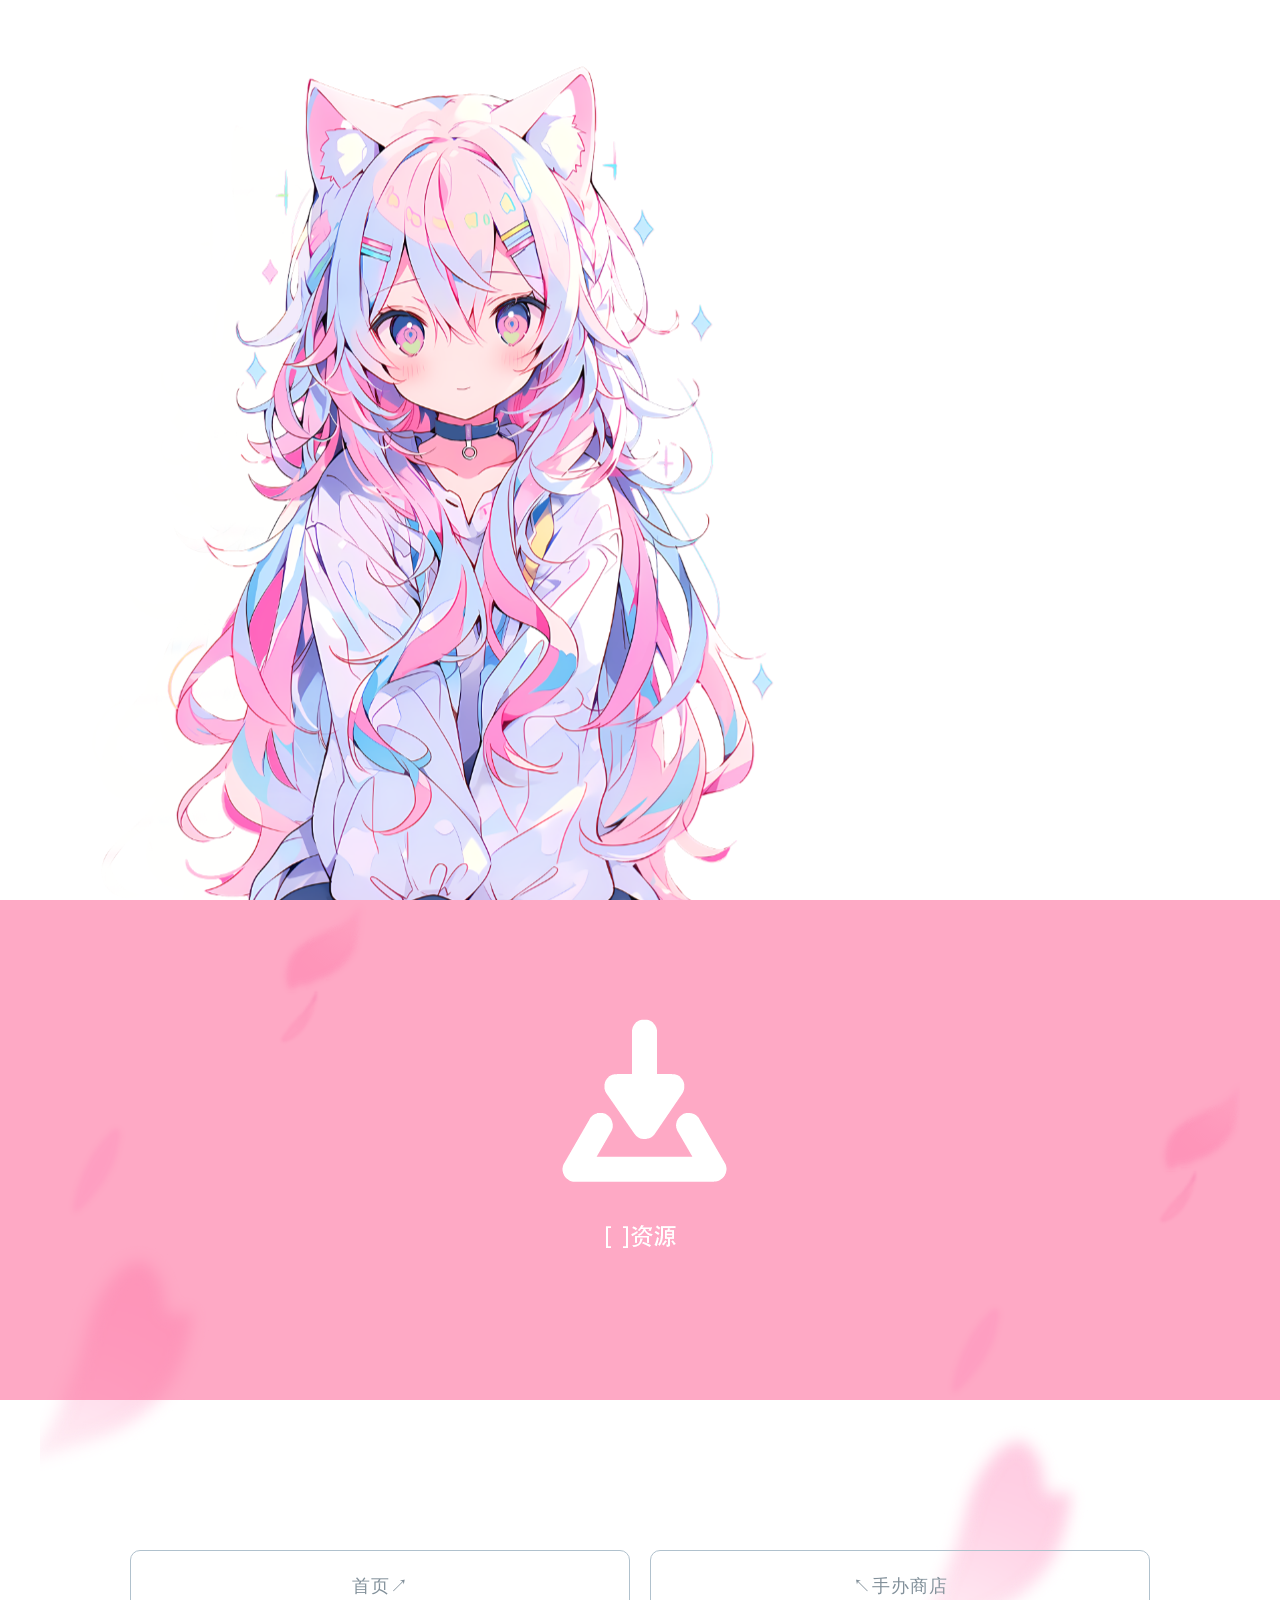
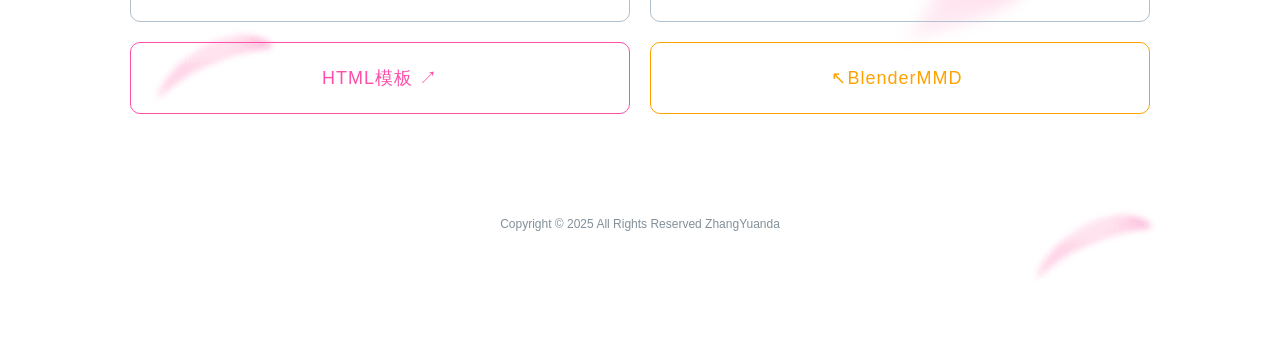
<file: HTML/0v0.html>
﻿<!DOCTYPE html>
<html>

<head>
    <!-- 设置文档的字符集为UTF-8 -->
    <meta charset="utf-8">
    <!-- 设置页面标题 -->
    <title>[  ]资源</title>
    <!-- 设置浏览器兼容性 -->
    <meta http-equiv="X-UA-Compatible" content="IE=edge, chrome=1">
    <!-- 设置页面描述 -->
    <meta name="description" content="[  ]资源">
    <!-- 设置页面关键字 -->
    <meta name="keywords" content="[  ]资源">
    <!-- 设置作者信息 -->
    <meta name="author" content="BOX STUDIO">
    <!-- 设置视口，禁止用户缩放 -->
    <meta name="viewport" content="width=device-width, user-scalable=no">
    <!-- 设置网站图标 -->
    <link rel="shortcut icon" href="favicon.ico">
    <!-- 引入样式表 -->
    <link rel="stylesheet" href="./styles/master.css">
</head>

<body id="teaser-page">
    <div class="l-stage">
        <main>
            <!-- 页面主体部分开始 -->
            <div class="l-intro">
                <!-- 简介部分 -->
                <div class="intro-btn-skip"><a id="s_st" href="#">S_ST</a></div>
            </div>
            <div class="l-main">
                <!-- 主要内容部分 -->
                <div class="l-first">
                    <!-- 第一部分 -->
                    <div class="first-bg"></div>
                    <div class="first-flare-wrap">
                        <div class="first-flare01"></div>
                        <div class="first-flare02"></div>
                    </div>
                    <div class="first-megumi-back"></div>
                    <div class="first-megumi-front"></div>
                    <div class="first-text-wrap">
                        <!-- 第一部分文本部分 -->
                        <div class="first-text-main">
                            <img src="./images/teaser/main_text.png" width="416" height="442" class="pcv">
                            <img src="./images/teaser/main_text_sp.png" class="spv">
                        </div>
                        <div class="first-text">
                            <!-- 文本内容 -->
                            <!-- 这里包含很多<span>标签，每个对应一段文本 -->
                        </div>
                    </div>
                    <div class="sakura-front">
                        <!-- 樱花效果 -->
                        <div class="sakura-front-l"></div>
                        <div class="sakura-front-m"></div>
                        <div class="sakura-front-s"></div>
                    </div>
                </div>
                <div class="l-fix"></div>
                <div class="l-second">
                    <!-- 第二部分 -->
                    <div class="sakura-back">
                        <!-- 背景樱花效果 -->
                        <div class="sakura-back-l"></div>
                        <div class="sakura-back-m"></div>
                        <div class="sakura-back-s"></div>
                    </div>
                    <div class="l-movie">
                        <!-- 视频部分 -->
                        <div class="movie-ss"></div>
                        <div id="movie-player"></div>
                        <div class="movie-btn">
                            <div class="movie-btn-play">
                                <!-- 视频播放按钮 -->
                                <a target="_blank" href="#">
                                    <img src="./images/teaser/main_movie_btn_play.png" width="401" height="257">
                                </a>
                            </div>
                        </div>
                    </div>
                    <div class="l-news-wrap">
                        <!-- 新闻部分 -->
                        <div class="l-news">
                            <div class="news-btn-more">
                                <!-- 新闻更多按钮 -->
                                <a target="_blank" href="index.html">首页↗</a>
                            </div>
                            <div class="link-btn-1st_site pcv">
                                <!-- 第一站链接 -->
                                <a target="_blank" href="#">HTML模板 ↗</a>
                            </div>
                        </div>
                        <div class="l-twitter">
                            <!-- Twitter部分 -->
                            <div class="twitter-btn-more">
                                <!-- Twitter更多按钮 -->
                                <a target="_blank" href="#">↖手办商店</a>
                            </div>
                            <div class="link-btn-1st_site">
                                <!-- 第一站链接 -->
                                <a target="_blank" href="#">HTML模板</a>
                            </div>
                            <div class="link-btn-radio">
                                <!-- 博客链接 -->
                                <a target="_blank" href="#">↖BlenderMMD&nbsp;</a>
                            </div>
                        </div>
                    </div>
                    <footer class="l-footer">
                        <!-- 页脚 -->
                        <p class="footer-copy">Copyright © 2025 All Rights Reserved ZhangYuanda </p>
                    </footer>
                </div>
            </div>
        </main>
    </div>
    <!-- 引入脚本 -->
    <script src="./scripts/libs.min.js"></script>
    <script src="./scripts/functions.min.js"></script>
</body>

</html>
</file>
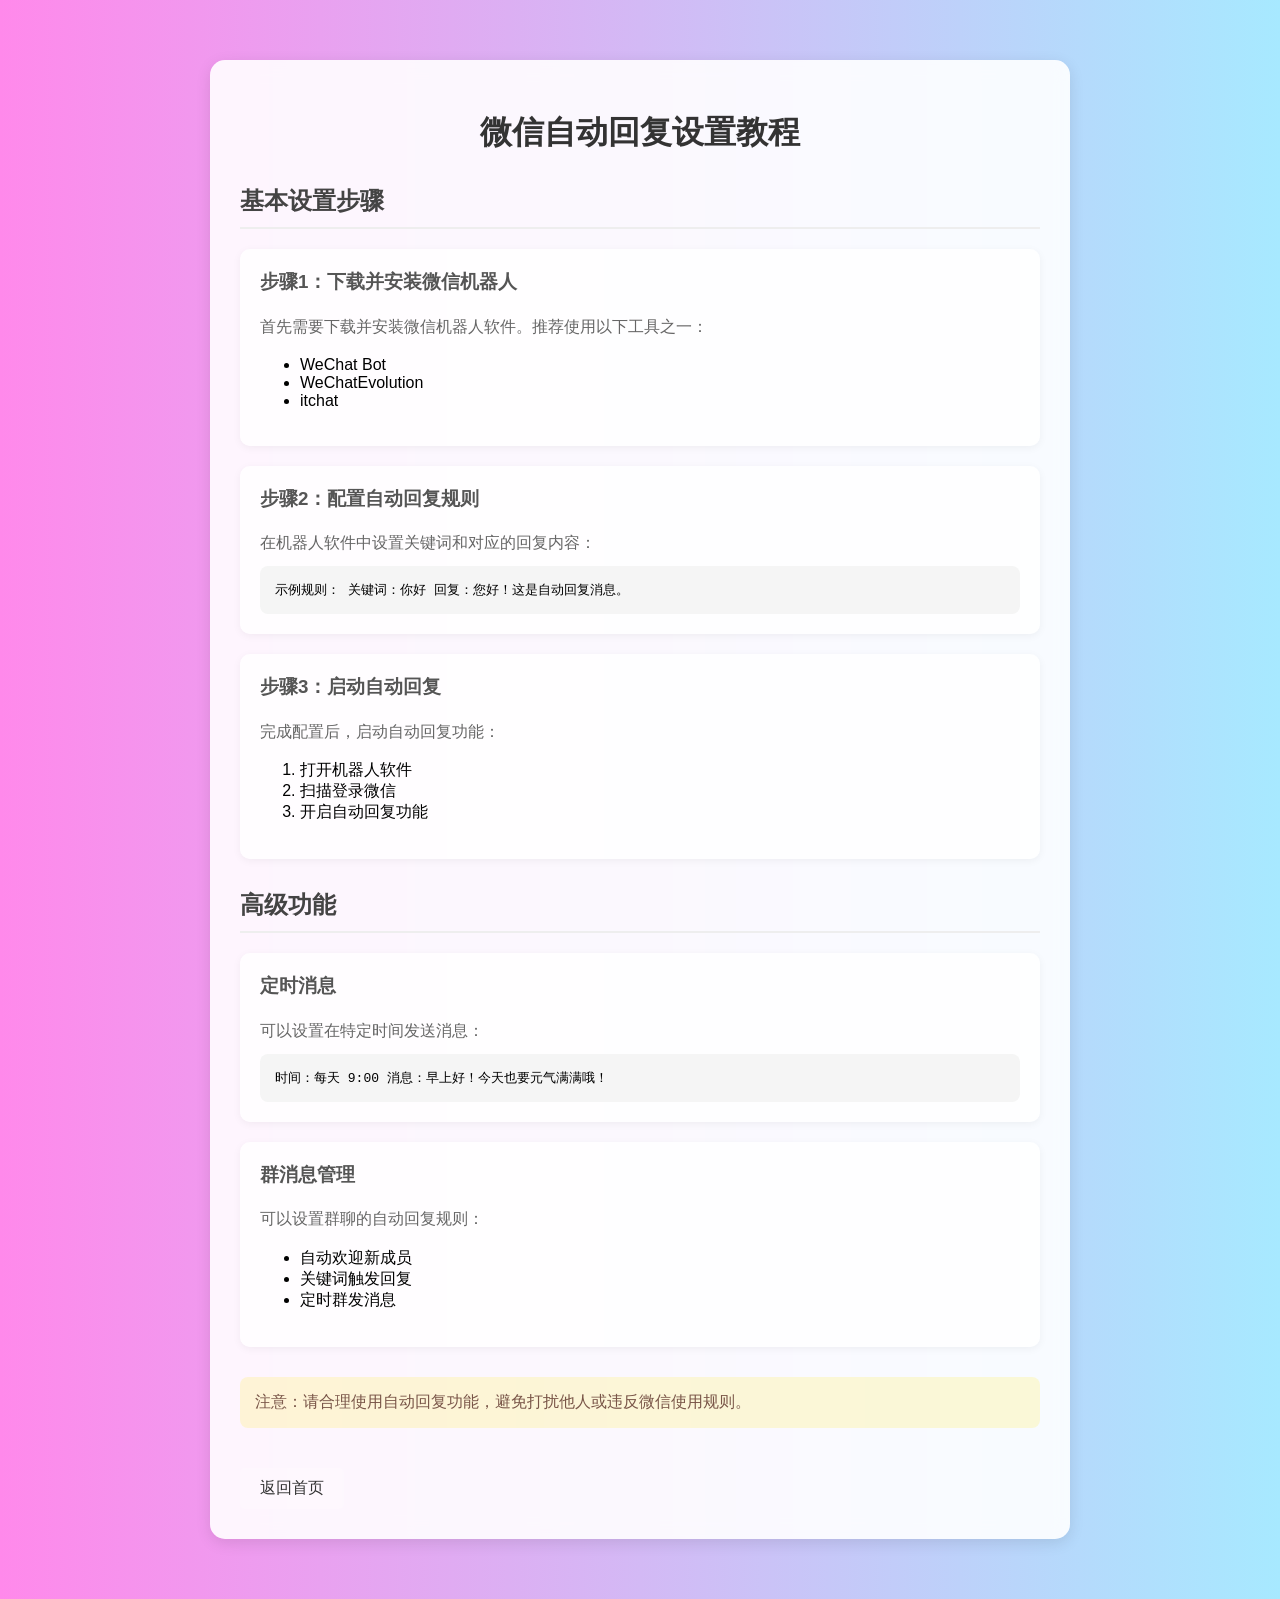
<file: HTML/autowx.html>
<!DOCTYPE html>
<html lang="zh-CN">
<head>
    <meta charset="UTF-8">
    <meta name="viewport" content="width=device-width, initial-scale=1.0">
    <title>微信自动回复</title>
    <style>
        body {
            font-family: 'Roboto', sans-serif;
            background: linear-gradient(to right, #ff89eb, #a7e9ff);
            margin: 0;
            padding: 20px;
            min-height: 100vh;
        }

        .container {
            max-width: 800px;
            margin: 40px auto;
            background: rgba(255, 255, 255, 0.9);
            border-radius: 15px;
            padding: 30px;
            box-shadow: 0 4px 15px rgba(0, 0, 0, 0.1);
            backdrop-filter: blur(10px);
        }

        h1 {
            color: #333;
            text-align: center;
            margin-bottom: 30px;
        }

        .section {
            margin-bottom: 30px;
        }

        h2 {
            color: #444;
            border-bottom: 2px solid #eee;
            padding-bottom: 10px;
            margin-bottom: 20px;
        }

        .step {
            background: rgba(255, 255, 255, 0.8);
            border-radius: 10px;
            padding: 20px;
            margin-bottom: 20px;
            box-shadow: 0 2px 8px rgba(0, 0, 0, 0.05);
        }

        .step h3 {
            color: #555;
            margin-top: 0;
        }

        .step p {
            color: #666;
            line-height: 1.6;
            margin: 10px 0;
        }

        .code-block {
            background: #f5f5f5;
            padding: 15px;
            border-radius: 8px;
            overflow-x: auto;
            font-family: monospace;
        }

        .note {
            background: rgba(255, 235, 59, 0.2);
            padding: 15px;
            border-radius: 8px;
            margin: 20px 0;
        }

        .note p {
            margin: 0;
            color: #795548;
        }

        img {
            max-width: 100%;
            border-radius: 8px;
            margin: 10px 0;
        }

        .back-btn {
            display: inline-block;
            padding: 10px 20px;
            background: rgba(255, 255, 255, 0.2);
            color: #333;
            text-decoration: none;
            border-radius: 5px;
            margin-top: 20px;
            transition: all 0.3s ease;
        }

        .back-btn:hover {
            background: rgba(255, 255, 255, 0.3);
            transform: translateY(-2px);
        }
    </style>
</head>
<body>
    <div class="container">
        <h1>微信自动回复设置教程</h1>

        <div class="section">
            <h2>基本设置步骤</h2>
            
            <div class="step">
                <h3>步骤1：下载并安装微信机器人</h3>
                <p>首先需要下载并安装微信机器人软件。推荐使用以下工具之一：</p>
                <ul>
                    <li>WeChat Bot</li>
                    <li>WeChatEvolution</li>
                    <li>itchat</li>
                </ul>
            </div>

            <div class="step">
                <h3>步骤2：配置自动回复规则</h3>
                <p>在机器人软件中设置关键词和对应的回复内容：</p>
                <div class="code-block">
                    示例规则：
                    关键词：你好
                    回复：您好！这是自动回复消息。
                </div>
            </div>

            <div class="step">
                <h3>步骤3：启动自动回复</h3>
                <p>完成配置后，启动自动回复功能：</p>
                <ol>
                    <li>打开机器人软件</li>
                    <li>扫描登录微信</li>
                    <li>开启自动回复功能</li>
                </ol>
            </div>
        </div>

        <div class="section">
            <h2>高级功能</h2>
            
            <div class="step">
                <h3>定时消息</h3>
                <p>可以设置在特定时间发送消息：</p>
                <div class="code-block">
                    时间：每天 9:00
                    消息：早上好！今天也要元气满满哦！
                </div>
            </div>

            <div class="step">
                <h3>群消息管理</h3>
                <p>可以设置群聊的自动回复规则：</p>
                <ul>
                    <li>自动欢迎新成员</li>
                    <li>关键词触发回复</li>
                    <li>定时群发消息</li>
                </ul>
            </div>
        </div>

        <div class="note">
            <p>注意：请合理使用自动回复功能，避免打扰他人或违反微信使用规则。</p>
        </div>

        <a href="index.html" class="back-btn">返回首页</a>
    </div>
</body>
</html>
</file>
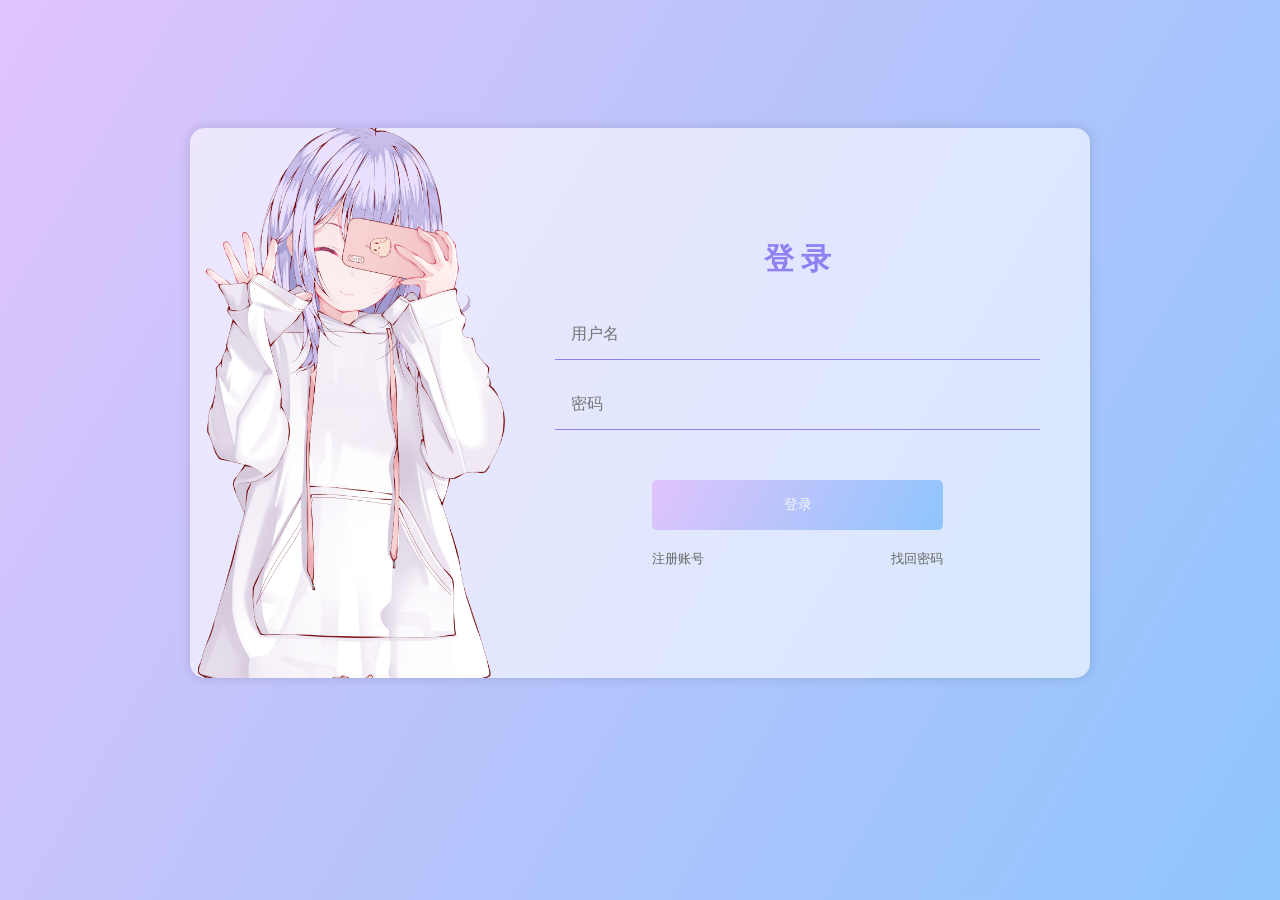
<file: HTML/login.html>
<!DOCTYPE html>
<html lang="zh">

<head>
    <meta charset="UTF-8">
    <meta http-equiv="X-UA-Compatible" content="IE=edge">
    <meta name="viewport" content="width=device-width, initial-scale=1.0">
    <link rel="stylesheet" href="css/login.css">
    <title>登录界面</title>
</head>

<body>
    <div class="container">
        <div class="box login-box">
            <div class="left image-side"></div>
            <div class="right form-side">
                <h4>登 录</h4>
                <form action="">
                    <input class="acc" name="username" placeholder="用户名">
                    <input class="acc" name="password" type="password" placeholder="密码">
                    <input class="submit" type="submit" value="登录">
                </form>
                <div class="fn">
                    <a href="register.html">注册账号</a>
                    <a href="#">找回密码</a>
                </div>
            </div>
        </div>
    </div>
</body>

</html>
<!--
    作者：你的名字
    时间：2021-12-03
    描述：登录界面
-->
</file>
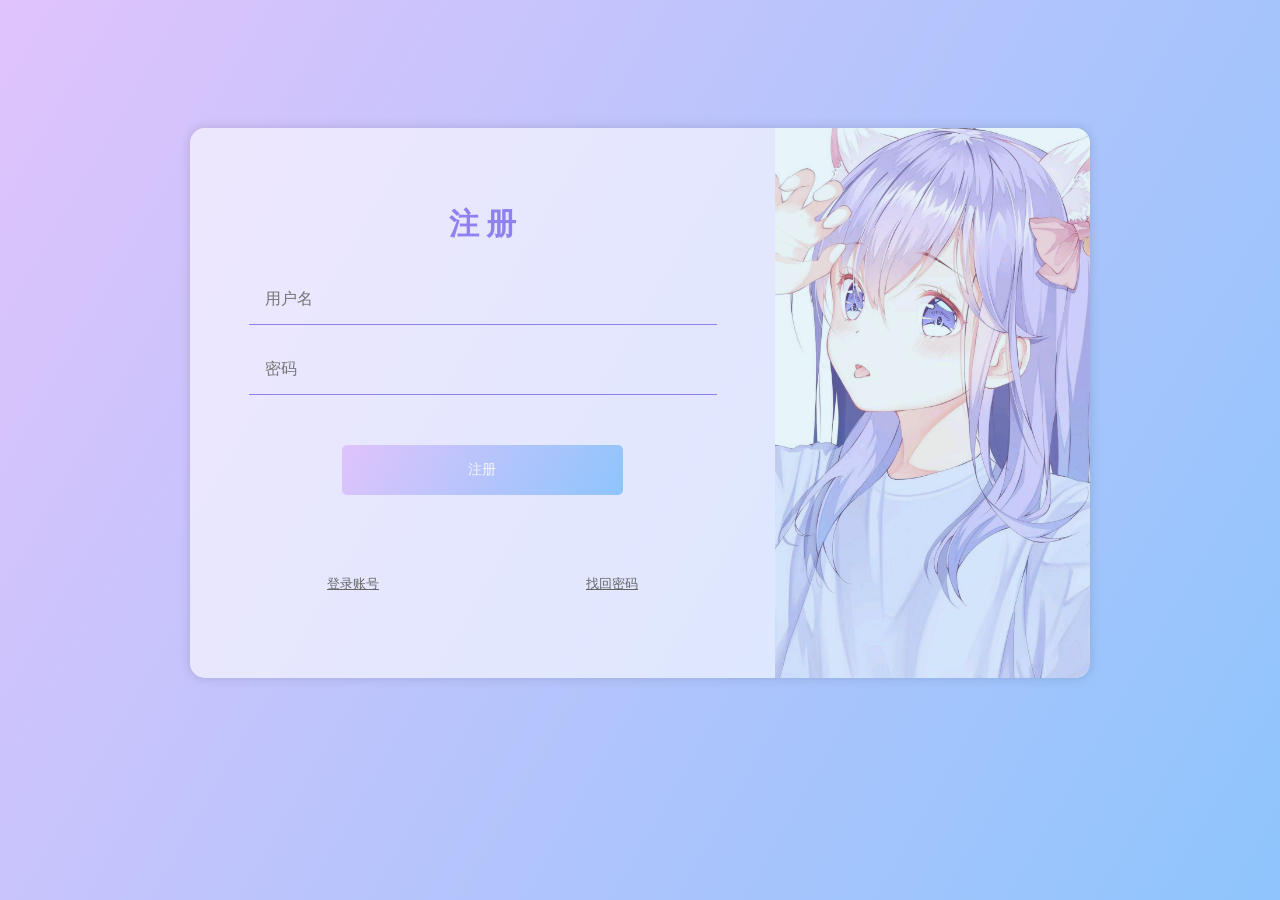
<file: HTML/register.html>
<!DOCTYPE html>
<html lang="zh">

<head>
    <meta charset="UTF-8">
    <meta http-equiv="X-UA-Compatible" content="IE=edge">
    <meta name="viewport" content="width=device-width, initial-scale=1.0">
    <link rel="stylesheet" href="css/register.css">
    <title>注册界面</title>
</head>

<body>
    <div class="box">
        <div class="left">
            <h4>注 册</h4>
            <form action="">
                <input class="acc" name="username" placeholder="用户名">
                <input class="acc" name="password" type="password" placeholder="密码">
                <input class="submit" type="submit" value="注册">
            </form>
            <div class="fn">
                <a href="login.html">登录账号</a>
                <a href="#">找回密码</a>
            </div>
        </div>
        <div class="right"></div>
    </div>
</body>

</html>
<!--
    作者：你的名字
    时间：2021-12-03
    描述：注册界面
-->
</file>
<file: HTML/styles/master.css>
/* 设置字符编码为UTF-8 */
@charset "UTF-8";

/* 重置所有元素的默认样式 */
html, body, div, span, object, iframe,
h1, h2, h3, h4, h5, h6, p, blockquote, pre,
abbr, address, cite, code,
del, dfn, em, img, ins, kbd, q, samp,
small, strong, sub, sup, var,
b, i,
dl, dt, dd, ol, ul, li,
fieldset, form, label, legend,
table, caption, tbody, tfoot, thead, tr, th, td,
article, aside, canvas, details, figcaption, figure,
footer, header, hgroup, menu, nav, section, summary,
time, mark, audio, video {
  margin: 0; /* 外边距设置为0 */
  padding: 0; /* 内边距设置为0 */
  border: 0; /* 边框设置为0 */
  outline: 0; /* 轮廓设置为0 */
  font-size: 100%; /* 字体大小设置为100% */
  vertical-align: baseline; /* 垂直对齐方式设置为基线 */
  background: transparent; /* 背景设置为透明 */
}

/* 设置body的行高为1 */
body {
  line-height: 1;
}

/* 设置块级元素的默认显示方式为块级 */
article, aside, details, figcaption, figure,
footer, header, hgroup, menu, nav, section {
  display: block;
}

/* 移除列表的默认样式 */
nav ul, li {
  list-style: none;
}

/* 移除引用的默认样式 */
blockquote, q {
  quotes: none;
}

/* 移除引用前后的内容 */
blockquote:before, blockquote:after,
q:before, q:after {
  content: "";
  content: none;
}

/* 设置超链接的默认样式 */
a {
  margin: 0; /* 外边距设置为0 */
  padding: 0; /* 内边距设置为0 */
  font-size: 100%; /* 字体大小设置为100% */
  vertical-align: baseline; /* 垂直对齐方式设置为基线 */
  background: transparent; /* 背景设置为透明 */
}

/* 下划线样式 */
ins {
  background-color: #ff9; /* 背景颜色设置为黄色 */
  color: #000; /* 文字颜色设置为黑色 */
  text-decoration: none; /* 移除下划线 */
}

/* 高亮样式 */
mark {
  background-color: #ff9; /* 背景颜色设置为黄色 */
  color: #000; /* 文字颜色设置为黑色 */
  font-style: italic; /* 字体样式设置为斜体 */
  font-weight: bold; /* 字体粗细设置为粗体 */
}

/* 删除线样式 */
del {
  text-decoration: line-through; /* 添加删除线 */
}

/* 缩写和定义的样式 */
abbr[title], dfn[title] {
  border-bottom: 1px dotted; /* 下方添加点状边框 */
  cursor: help; /* 鼠标悬停时显示帮助图标 */
}

/* 表格样式 */
table {
  border-collapse: collapse; /* 合并单元格边框 */
  border-spacing: 0; /* 单元格间距设置为0 */
}

/* 水平分割线样式 */
hr {
  display: block; /* 设置为块级元素 */
  height: 1px; /* 高度设置为1像素 */
  border: 0; /* 移除边框 */
  border-top: 1px solid #cccccc; /* 上方添加1像素灰色实线 */
  margin: 1em 0; /* 上下外边距设置为1em，左右为0 */
  padding: 0; /* 内边距设置为0 */
}

/* 输入和选择元素的垂直对齐方式 */
input, select {
  vertical-align: middle; /* 垂直对齐方式设置为居中 */
}

/* ============================================== */
/* 通用设置 */
/* ============================================== */

/* 页面基础样式 */
html, body {
  width: 100%; /* 宽度设置为100% */
  height: 100%; /* 高度设置为100% */
}

/* 页面背景和字体设置 */
body {
  background: #fff; /* 背景颜色设置为白色 */
  color: #82909a; /* 文字颜色设置为灰色 */
  -webkit-backface-visibility: hidden; /* 隐藏背面 */
          backface-visibility: hidden; /* 隐藏背面 */
  font-family: 'Microsoft YaHei', 'Droid Sans Fallback', SimHei, Arial, Helvetica, tahoma, sans-serif; /* 字体设置 */
  font-size: 16px; /* 字体大小设置为16像素 */
  font-size: 16px; /* 字体大小设置为16像素（重复设置以确保兼容性） */
  font-size: 1rem; /* 字体大小设置为1rem */
  line-height: 1; /* 行高设置为1 */
}

/* 主要和章节元素的宽度和高度设置 */
main,
section {
  width: 100%; /* 宽度设置为100% */
  height: 100%; /* 高度设置为100% */
}

/* 超链接的默认样式和鼠标悬停效果 */
a {
  color: inherit; /* 文字颜色继承父元素 */
  outline: none; /* 轮廓设置为无 */
  text-decoration: none; /* 文字下划线设置为无 */
}

/* 特定类名的链接过渡效果 */
.l-social a,
.intro-btn-skip a,
.footer-menu a,
.l-news-wrap a,
.movie-btn a,
.first-btn-1st a {
  opacity: 1; /* 不透明度设置为1 */
  filter: alpha(opacity=100); /* IE8及以下版本不透明度设置为100 */
  -webkit-transition: 0.3s; /* 过渡效果设置为0.3秒 */
          transition: 0.3s; /* 过渡效果设置为0.3秒 */
}
.l-social a:hover,
.intro-btn-skip a:hover,
.footer-menu a:hover,
.l-news-wrap a:hover,
.movie-btn a:hover,
.first-btn-1st a:hover {
  opacity: 0.5; /* 鼠标悬停时不透明度设置为0.5 */
  filter: alpha(opacity=50); /* IE8及以下版本不透明度设置为50 */
  -webkit-transition: 0.3s; /* 过渡效果设置为0.3秒 */
          transition: 0.3s; /* 过渡效果设置为0.3秒 */
}

/* 视图切换类 */
.pcv {
  display: block; /* 显示方式设置为块级 */
}

.spv {
  display: none; /* 显示方式设置为隐藏 */
}

/* 图片视图切换 */
img.pcv {
  display: inline; /* 显示方式设置为内联 */
}

img.spv {
  display: none; /* 显示方式设置为隐藏 */
}

/* 舞台样式 */
.l-stage {
  position: relative; /* 定位设置为相对定位 */
  overflow: hidden; /* 溢出内容隐藏 */
  width: 100%; /* 宽度设置为100% */
  height: 100%; /* 高度设置为100% */
  min-width: 1200px; /* 最小宽度设置为1200像素 */
  min-height: 800px; /* 最小高度设置为800像素 */
}

/* 封面样式 */
.cover {
  display: none; /* 显示方式设置为隐藏 */
  background: #fff; /* 背景颜色设置为白色 */
  width: 100%; /* 宽度设置为100% */
  height: 100%; /* 高度设置为100% */
  position: fixed; /* 定位设置为固定定位 */
  top: 0; /* 顶部位置设置为0 */
  left: 0; /* 左侧位置设置为0 */
  z-index: 100; /* 层级设置为100 */
  filter: url('data:image/svg+xml;charset=utf-8,<svg xmlns="http://www.w3.org/2000/svg"><filter  id="filter"><feComponentTransfer color-interpolation-filters="sRGB"><feFuncR type="linear" slope="1" /><feFuncG type="linear" slope="1" /><feFuncB type="linear" slope="1" /></feComponentTransfer></filter></svg>#filter'); /* 应用SVG滤镜 */
  -webkit-filter: brightness(100%); /* 亮度设置为100% */
          filter: brightness(100%); /* 亮度设置为100% */
}

/* ============================================== */
/* 引言部分样式 */
/* ============================================== */

/* 引言背景样式 */
.l-intro {
  background: #fff; /* 背景颜色设置为白色 */
  width: 100%; /* 宽度设置为100% */
  height: 100%; /* 高度设置为100% */
  min-width: 1200px;
  min-height: 800px;
  position: absolute;
  z-index: 100;
  overflow: hidden;
}


/* 跳过引导按钮的样式 */
.intro-btn-skip {
  position: fixed; /* 固定定位 */
  top: 31px; /* 距离顶部31像素 */
  right: 40px; /* 距离右侧40像素 */
  z-index: 1000; /* 层级设置为1000 */
  opacity: 0; /* 不透明度设置为0，即完全透明 */
  filter: alpha(opacity=0); /* 对于旧版IE的不透明度设置 */
}

/* 跳过引导按钮内的链接样式 */
.intro-btn-skip a {
  display: block; /* 显示为块级元素 */
  color: #000; /* 文字颜色设置为黑色 */
  font-size: 14px; /* 字体大小设置为14像素 */
  -webkit-font-smoothing: antialiased; /* 使用抗锯齿字体平滑处理 */
  font-style: italic; /* 字体样式设置为斜体 */
  letter-spacing: 0.5px; /* 字母间距设置为0.5像素 */
  background: url("../images/teaser/intro_ico_skip.png") no-repeat right 3px; /* 背景图片设置，不重复，且图片位置在右侧3像素 */
  padding: 0 15px 0 0; /* 内边距设置，左侧0，右侧15像素，上下为0 */
}

/* 引导内容内部容器的样式 */
.l-intro-inner {
  position: absolute; /* 绝对定位 */
  width: 10000px; /* 宽度设置为10000像素 */
  height: 10000px; /* 高度设置为10000像素 */
}

/* 隐藏特定设备视图的引导内容 */
.intro-box-vsl-sp,
.intro-box-text-sp {
  display: none; /* 显示方式设置为隐藏 */
}

/* 引导盒子的通用样式 */
.intro-box,
.intro-box-text,
.intro-box-name,
.intro-box-movie,
.intro-box-movie .movie-mask,
#intro-box-megumi {
  position: absolute; /* 绝对定位 */
  z-index: 0; /* 层级设置为0 */
}

/* 引导盒子的样式 */
.intro-box {
  display: none; /* 显示方式设置为隐藏 */
  width: 1200px; /* 宽度设置为1200像素 */
  height: 800px; /* 高度设置为800像素 */
  top: 0; /* 顶部位置设置为0 */
  bottom: 0; /* 底部位置设置为0 */
  left: 0; /* 左侧位置设置为0 */
  right: 0; /* 右侧位置设置为0 */
  margin: auto; /* 外边距自动设置，水平居中 */
}

/* 引导盒子内的图片、文本和名称的初始透明度 */
.intro-box-movie,
.intro-box-text,
.intro-box-name {
  opacity: 0; /* 不透明度设置为0，即完全透明 */
  filter: alpha(opacity=0); /* 对于旧版IE的不透明度设置 */
}

/* 特定引导盒子的样式 */
#intro-box-eriri .intro-box-movie {
  left: 78px; /* 左侧位置设置为78像素 */
  top: 243px; /* 顶部位置设置为243像素 */
}
#intro-box-eriri .intro-box-text {
  background: url("../images/teaser/intro_eriri_text.png") no-repeat 0 0; /* 背景图片设置，不重复，位置为0 */
  left: 888px; /* 左侧位置设置为888像素 */
  top: 139px; /* 顶部位置设置为139像素 */
  width: 178px; /* 宽度设置为178像素 */
  height: 477px; /* 高度设置为477像素 */
}
#intro-box-eriri .intro-box-name {
  background: url("../images/teaser/intro_eriri_name.png") no-repeat 0 0; /* 背景图片设置，不重复，位置为0 */
  left: 838px; /* 左侧位置设置为838像素 */
  top: 137px; /* 顶部位置设置为137像素 */
  width: 10px; /* 宽度设置为10像素 */
  height: 223px; /* 高度设置为223像素 */
}

/* 其他引导盒子的样式，类似上述样式，根据实际内容进行调整 */
#intro-box-utaha .intro-box-movie {
  left: 380px; /* 左侧位置设置为380像素 */
  top: 265px; /* 顶部位置设置为265像素 */
}
#intro-box-utaha .intro-box-text {
  background: url("../images/teaser/intro_utaha_text.png") no-repeat 0 0; /* 背景图片设置，不重复，位置为0 */
  left: 133px; /* 左侧位置设置为133像素 */
  top: 97px; /* 顶部位置设置为97像素 */
  width: 469px; /* 宽度设置为469像素 */
  height: 155px; /* 高度设置为155像素 */
}
#intro-box-utaha .intro-box-name {
  background: url("../images/teaser/intro_utaha_name.png") no-repeat 0 0; /* 背景图片设置，不重复，位置为0 */
  left: 132px; /* 左侧位置设置为132像素 */
  top: 296px; /* 顶部位置设置为296像素 */
  width: 184px; /* 宽度设置为184像素 */
  height: 10px; /* 高度设置为10像素 */
}

/* 其他引导盒子的样式，类似上述样式，根据实际内容进行调整 */
#intro-box-izumi .intro-box-movie {
  left: 50px; /* 左侧位置设置为50像素 */
  top: 104px; /* 顶部位置设置为104像素 */
}
#intro-box-izumi .intro-box-text {
  background: url("../images/teaser/intro_izumi_text.png") no-repeat 0 0; /* 背景图片设置，不重复，位置为0 */
  left: 542px; /* 左侧位置设置为542像素 */
  top: 552px; /* 顶部位置设置为552像素 */
  width: 556px; /* 宽度设置为556像素 */
  height: 95px; /* 高度设置为95像素 */
}
css
/* 特定引导盒子的样式 */
#intro-box-izumi .intro-box-name {
  background: url("../images/teaser/intro_izumi_name.png") no-repeat 0 0; /* 使用指定背景图片，不重复，位置为0 */
  left: 542px; /* 左侧位置设置为542像素 */
  top: 679px; /* 顶部位置设置为679像素 */
  width: 130px; /* 宽度设置为130像素 */
  height: 10px; /* 高度设置为10像素 */
}

#intro-box-michiru .intro-box-movie {
  left: 301px; /* 左侧位置设置为301像素 */
  top: 99px; /* 顶部位置设置为99像素 */
}

#intro-box-michiru .intro-box-text {
  background: url("../images/teaser/intro_michiru_text.png") no-repeat 0 0; /* 使用指定背景图片，不重复，位置为0 */
  left: 129px; /* 左侧位置设置为129像素 */
  top: 292px; /* 顶部位置设置为292像素 */
  width: 158px; /* 宽度设置为158像素 */
  height: 380px; /* 高度设置为380像素 */
}

#intro-box-michiru .intro-box-name {
  background: url("../images/teaser/intro_michiru_name.png") no-repeat 0 0; /* 使用指定背景图片，不重复，位置为0 */
  left: 88px; /* 左侧位置设置为88像素 */
  top: 295px; /* 顶部位置设置为295像素 */
  width: 9px; /* 宽度设置为9像素 */
  height: 134px; /* 高度设置为134像素 */
}

/* 特定引导盒子的隐藏样式 */
#intro-box-megumi {
  display: none; /* 显示方式设置为隐藏 */
  width: 1200px; /* 宽度设置为1200像素 */
  height: 800px; /* 高度设置为800像素 */
  top: 0; /* 顶部位置设置为0 */
  bottom: 0; /* 底部位置设置为0 */
  left: 0; /* 左侧位置设置为0 */
  right: 0; /* 右侧位置设置为0 */
  margin: auto; /* 外边距自动设置，水平和垂直居中 */
}

/* 特定引导盒子的视觉元素样式 */
#intro-box-megumi .intro-box-visual {
  background: url("../images/teaser/intro_megumi.png") no-repeat 0 0; /* 使用指定背景图片，不重复，位置为0 */
  position: absolute; /* 绝对定位 */
  top: -180px; /* 顶部位置设置为-180像素 */
  left: 0; /* 左侧位置设置为0 */
  right: 0; /* 右侧位置设置为0 */
  margin: auto; /* 外边距自动设置，水平和垂直居中 */
  width: 754px; /* 宽度设置为754像素 */
  height: 1286px; /* 高度设置为1286像素 */
}

/* 特定引导盒子的视觉元素的测试样式 */
#intro-box-megumi .intro-box-visual.test {
  background-size: 100% auto; /* 背景图片尺寸设置为宽度100%，高度自动 */
  left: 181px; /* 左侧位置设置为181像素 */
  top: 40px; /* 顶部位置设置为40像素 */
  right: auto; /* 右侧位置自动 */
  width: 481px; /* 宽度设置为481像素 */
  height: 839px; /* 高度设置为839像素 */
}

/* 特定引导盒子的文本样式 */
#intro-box-megumi .intro-box-text {
  background: url("../images/teaser/intro_megumi_text.png") no-repeat 0 0; /* 使用指定背景图片，不重复，位置为0 */
  position: absolute; /* 绝对定位 */
  left: 721px; /* 左侧位置设置为721像素 */
  top: 215px; /* 顶部位置设置为215像素 */
  width: 267px; /* 宽度设置为267像素 */
  height: 297px; /* 高度设置为297像素 */
}

/* -------------------- */
/* 文本样式 */
/* -------------------- */
.intro-box-text {
  z-index: 1; /* 层级设置为1 */
}

/* -------------------- */
/* 名称样式 */
/* -------------------- */
.intro-box-name {
  z-index: 1; /* 层级设置为1 */
}

/* -------------------- */
/* 电影样式 */
/* -------------------- */
.intro-box-movie {
  width: 759px; /* 宽度设置为759像素 */
  height: 427px; /* 高度设置为427像素 */
  z-index: 0; /* 层级设置为0 */
}
.intro-box-movie:before {
  content: ""; /* 伪元素内容为空 */
  display: block; /* 显示为块级元素 */
  width: 100%; /* 宽度设置为100% */
  height: 100px; /* 高度设置为100像素 */
  background: #fff; /* 背景颜色设置为白色 */
  position: absolute; /* 绝对定位 */
  top: -100px; /* 顶部位置设置为-100像素 */
  z-index: 100; /* 层级设置为100 */
}
.intro-box-movie:after {
  content: ""; /* 伪元素内容为空 */
  display: block; /* 显示为块级元素 */
  width: 100%; /* 宽度设置为100% */
  height: 50px; /* 高度设置为50像素 */
  background: #fff; /* 背景颜色设置为白色 */
  position: absolute; /* 绝对定位 */
  bottom: -50px; /* 底部位置设置为-50像素 */
  z-index: 100; /* 层级设置为100 */
}
.intro-box-movie .movie-mask {
  background: url("../images/teaser/intro_mask.png") no-repeat 0 0; /* 使用指定背景图片，不重复，位置为0 */
  top: 0; /* 顶部位置设置为0 */
  left: 0; /* 左侧位置设置为0 */
  z-index: 10; /* 层级设置为10 */
  width: 100%; /* 宽度设置为100% */
  height: 100%; /* 高度设置为100% */
}
.intro-box-movie .movie-mask:before {
  content: ""; /* 伪元素内容为空 */
  display: block; /* 显示为块级元素 */
  height: 100%; /* 高度设置为100% */
  width: 100px; /* 宽度设置为100像素 */
  background: #fff; /* 背景颜色设置为白色 */
  position: absolute; /* 绝对定位 */
  left: -100px; /* 左侧位置设置为-100像素 */
  z-index: 100; /* 层级设置为100 */
}
.intro-box-movie .movie-mask:after {
  content: ""; /* 伪元素内容为空 */
  display: block; /* 显示为块级元素 */
  height: 100%; /* 高度设置为100% */
  width: 50px; /* 宽度设置为50像素 */
  background: #fff; /* 背景颜色设置为白色 */
  position: absolute; /* 绝对定位 */
  right: -50px; /* 右侧位置设置为-50像素 */
  z-index: 100; /* 层级设置为100 */
}

/* ============================================== */
/* 主要内容样式 */
/* ============================================== */

/* 主要布局容器样式 */
.l-main {
  display: block; /* 显示为块级元素 */
  width: 100%; /* 宽度设置为100% */
  height: 100%; /* 高度设置为100% */
}

/* 第一部分的固定定位样式 */
.l-first {
  position: fixed; /* 固定定位 */
  top: 0; /* 顶部对齐 */
  left: 0; /* 左侧对齐 */
  z-index: 1; /* 层级设置为1 */
  overflow: hidden; /* 溢出内容隐藏 */
  width: 100%; /* 宽度设置为100% */
  height: 100%; /* 高度设置为100% */
}

/* 第一部分的Logo样式 */
.first-logo {
  position: fixed; /* 固定定位 */
  left: 0; /* 左侧对齐 */
  bottom: -3px; /* 底部位置设置为-3像素 */
  z-index: 101; /* 层级设置为101 */
}

/* 第一部分的主要文本样式 */
.first-text-main {
  pointer-events: none; /* 忽略鼠标事件 */
  position: absolute; /* 绝对定位 */
  left: 646px; /* 左侧位置设置为646像素 */
  top: 141px; /* 顶部位置设置为141像素 */
  z-index: 100; /* 层级设置为100 */
}

/* 第一部分的日期样式 */
.first-date {
  position: absolute; /* 绝对定位 */
  right: 0; /* 右侧对齐 */
  bottom: 0; /* 底部对齐 */
  z-index: 101; /* 层级设置为101 */
}
.first-date p {
  float: left; /* 浮动到左侧 */
  margin-right: 25px; /* 右侧外边距设置为25像素 */
}
.first-date li {
  float: left; /* 浮动到左侧 */
  margin-right: 30px; /* 右侧外边距设置为30像素 */
}
.first-date li:last-child {
  margin-right: 0; /* 最后一个元素的右侧外边距设置为0 */
}

/* 第一部分的第一个按钮样式 */
.first-btn-1st {
  position: fixed; /* 固定定位 */
  left: 30px; /* 左侧位置设置为30像素 */
  top: 30px; /* 顶部位置设置为30像素 */
  z-index: 100; /* 层级设置为100 */
}

/* 第一部分的背景层样式 */
.first-bg,
.first-megumi-back,
.first-megumi-front,
.first-flare-wrap,
.first-flare01,
.first-flare02 {
  pointer-events: none; /* 忽略鼠标事件 */
  position: absolute; /* 绝对定位 */
  top: 0; /* 顶部对齐 */
  left: 0; /* 左侧对齐 */
  width: 100%; /* 宽度设置为100% */
  height: 100%; /* 高度设置为100% */
  min-width: 1200px; /* 最小宽度设置为1200像素 */
  min-width: 800px; /* 最小宽度设置为800像素（重复设置以确保兼容性） */
}

/* 第一部分的背景图片样式 */
.first-bg {
  background: url("../images/teaser/main_bg_l.jpg") no-repeat center; /* 背景图片设置，不重复，居中对齐 */
  background-size: cover; /* 背景图片尺寸覆盖整个元素 */
}

/* 第一部分的背景层样式（Megumi的背景） */
.first-megumi-back {
  background: url("../images/teaser/main_megumi_back_l.png") no-repeat center; /* 背景图片设置，不重复，居中对齐 */
  background-size: cover; /* 背景图片尺寸覆盖整个元素 */
}

/* 第一部分的前景层样式（Megumi的前景） */
.first-megumi-front {
  background: url("../images/teaser/main_megumi_front_l.png") no-repeat center; /* 背景图片设置，不重复，居中对齐 */
  background-size: cover; /* 背景图片尺寸覆盖整个元素 */
}

/* 第一部分的光晕效果样式 */
.first-flare01 {
  background: url("../images/teaser/main_flare01.png") repeat-x center; /* 背景图片设置，横向重复，居中对齐 */
  background-size: cover; /* 背景图片尺寸覆盖整个元素 */
  z-index: 10; /* 层级设置为10 */
}

.first-flare02 {
  background: url("../images/teaser/main_flare02.png") repeat-x center; /* 背景图片设置，横向重复，居中对齐 */
  background-size: cover; /* 背景图片尺寸覆盖整个元素 */
  z-index: 10; /* 层级设置为10 */
}

/* -------------------- */
/* 樱花显示层样式 */
/* -------------------- */
.sakura-front {
  position: fixed; /* 固定定位 */
  top: 0; /* 顶部对齐 */
  left: 0; /* 左侧对齐 */
  z-index: 1; /* 层级设置为1 */
  width: 100%; /* 宽度设置为100% */
  height: 100%; /* 高度设置为100% */
  pointer-events: none; /* 忽略鼠标事件 */
}

/* 樱花前景层样式 */
.sakura-front-l,
.sakura-front-m,
.sakura-front-s {
  position: fixed; /* 固定定位 */
  top: 0; /* 顶部对齐 */
  left: 0; /* 左侧对齐 */
  width: 100%; /* 宽度设置为100% */
  height: 100%; /* 高度设置为100% */
}

/* 樱花前景层（大）样式 */
.sakura-front-l {
  background: url("../images/teaser/main_sakura_front_l.png") no-repeat center; /* 背景图片设置，不重复，居中对齐 */
  background-size: cover; /* 背景图片尺寸覆盖整个元素 */
  z-index: 3; /* 层级设置为3 */
}

/* 樱花前景层（中）样式 */
.sakura-front-m {
  background: url("../images/teaser/main_sakura_front_m.png") no-repeat center; /* 背景图片设置，不重复，居中对齐 */
  background-size: cover; /* 背景图片尺寸覆盖整个元素 */
  z-index: 2; /* 层级设置为2 */
}

/* 樱花前景层（小）样式 */
.sakura-front-s {
  background: url("../images/teaser/main_sakura_front_s.png") no-repeat center; /* 背景图片设置，不重复，居中对齐 */
  background-size: cover; /* 背景图片尺寸覆盖整个元素 */
  z-index: 1; /* 层级设置为1 */
}

/* 樱花背景层样式 */
.sakura-back {
  position: absolute; /* 绝对定位 */
  top: 0; /* 顶部对齐 */
  left: 0; /* 左侧对齐 */
  z-index: 0; /* 层级设置为0 */
  width: 100%; /* 宽度设置为100% */
  height: 100%; /* 高度设置为100% */
  pointer-events: none; /* 忽略鼠标事件 */
}

/* 樱花背景层样式 */
.sakura-back-l,
.sakura-back-m,
.sakura-back-s {
  position: absolute; /* 绝对定位 */
  top: 0; /* 顶部对齐 */
  left: 0; /* 左侧对齐 */
  width: 100%; /* 宽度设置为100% */
  height: 100%; /* 高度设置为100% */
}

/* 樱花背景层（大）样式 */
.sakura-back-l {
  background: url("../images/teaser/main_sakura_back_l.png") no-repeat center; /* 背景图片设置，不重复，居中对齐 */
  z-index: 3; /* 层级设置为3 */
}

/* 樱花背景层（中）样式 */
.sakura-back-m {
  background: url("../images/teaser/main_sakura_back_m.png") no-repeat center; /* 背景图片设置，不重复，居中对齐 */
  z-index: 2; /* 层级设置为2 */
}

/* 樱花背景层（小）样式 */
.sakura-back-s {
  background: url("../images/teaser/main_sakura_back_s.png") no-repeat center; /* 背景图片设置，不重复，居中对齐 */
  z-index: 1; /* 层级设置为1 */
}

/* -------------------- */
/* 用于拖动的位置调整样式 */
/* -------------------- */
/* 第一部分背景层和樱花前景层的样式调整 */
.first-bg,
.first-megumi-back,
.first-megumi-front,
.sakura-front {
  width: 104%; /* 宽度设置为104%，超出父元素 */
  height: 104%; /* 高度设置为104%，超出父元素 */
  left: -2%; /* 左侧位置偏移为-2% */
  top: -2%; /* 顶部位置偏移为-2% */
}

/* ============================================== */
/* 主要内容第二部分样式 */
/* ============================================== */

/* 确保第一视角的固定层 */
.l-fix {
  width: 100%; /* 宽度设置为100% */
  height: 100%; /* 高度设置为100% */
}

/* 第二部分的样式 */
.l-second {
  background: #fff; /* 背景颜色设置为白色 */
  position: relative; /* 相对定位 */
  z-index: 2; /* 层级设置为2 */
  width: 100%; /* 宽度设置为100% */
  overflow: hidden; /* 隐藏溢出的内容 */
}

/* -------------------- */
/* 电影层样式 */
/* -------------------- */
.l-movie {
  position: relative; /* 相对定位 */
  width: 100%; /* 宽度设置为100% */
  height: 500px; /* 高度设置为500像素 */
  overflow: hidden; /* 隐藏溢出的内容 */
}
.l-movie:before {
  content: ""; /* 伪元素内容为空 */
  display: block; /* 显示为块级元素 */
  background: #fd709f; /* 背景颜色设置为粉色 */
  opacity: 0.6; /* 不透明度设置为0.6 */
  filter: alpha(opacity=60); /* 对于旧版IE的不透明度设置 */
  width: 100%; /* 宽度设置为100% */
  height: 101%; /* 高度设置为101%，超出元素本身 */
  position: absolute; /* 绝对定位 */
  top: 0; /* 顶部对齐 */
  left: 0; /* 左侧对齐 */
  z-index: 3; /* 层级设置为3 */
}
.l-movie.is-active:before {
  display: none; /* 当类名为is-active时，隐藏该元素 */
}

/* 电影按钮样式 */
.movie-btn {
  position: absolute; /* 绝对定位 */
  top: 22%; /* 顶部位置设置为22% */
  left: 0; /* 左侧对齐 */
  right: 0; /* 右侧对齐 */
  margin: auto; /* 水平居中 */
}

/* 播放按钮和YouTube按钮样式 */
.movie-btn-play,
.movie-btn-youtube {
  position: relative; /* 相对定位 */
  z-index: 4; /* 层级设置为4 */
  display: table; /* 显示为表格 */
  margin: auto; /* 水平居中 */
}

/* 播放按钮的尺寸 */
.movie-btn-play {
  width: 401px; /* 宽度设置为401像素 */
  height: 257px; /* 高度设置为257像素 */
  margin: 0 auto 15px; /* 上下外边距为0，左右自动，底部外边距为15像素 */
}

/* YouTube按钮的文本样式 */
.movie-btn-youtube a {
  color: #fff; /* 文字颜色设置为白色 */
  font-size: 15px; /* 字体大小设置为15像素 */
  line-height: 1; /* 行高设置为1 */
  -webkit-font-smoothing: antialiased; /* 使用抗锯齿字体平滑处理 */
  display: table; /* 显示为表格 */
  margin: 0 auto; /* 水平居中 */
}

/* 电影播放器样式 */
#movie-player {
  position: absolute; /* 绝对定位 */
  top: 0; /* 顶部对齐 */
  min-width: 100%; /* 最小宽度设置为100% */
  min-height: 100%; /* 最小高度设置为100% */
  width: auto; /* 宽度自动 */
  height: auto; /* 高度自动 */
  z-index: 2; /* 层级设置为2 */
}

/* -------------------- */
/* 布局共通设置 */
/* -------------------- */
.l-re_air,
.l-staff,
.l-news-wrap {
  position: relative; /* 相对定位 */
  z-index: 1; /* 层级设置为1 */
  width: 1020px; /* 宽度设置为1020像素 */
  margin: auto; /* 水平居中 */
}

/* -------------------- */
/* 1期再放送介绍样式 */
/* -------------------- */
.l-re_air {
  padding: 100px 0 0; /* 上边距为100像素，左右和下边距为0 */
}

/* 再放送标题样式 */
.re_air-title {
  display: table; /* 显示为表格 */
  margin: 0 auto 20px; /* 上下外边距为0，左右自动，底部外边距为20像素 */
}

/* 再放送描述样式 */
.re_air-desc {
  display: table; /* 显示为表格 */
  margin: 0 auto; /* 上下外边距为0，左右自动 */
}

/* -------------------- */
/* スタッフクレジット（制作人员名单）样式 */
/* -------------------- */
.l-staff {
  font-size: 0; /* 字体大小设置为0，用于移除内联元素的默认间距 */
  text-align: center; /* 文本居中对齐 */
  padding: 100px 0 0; /* 上边距为100像素，左右和下边距为0 */
  overflow: hidden; /* 隐藏溢出的内容 */
}
.l-staff p {
  vertical-align: top; /* 内联元素顶部对齐 */
}

/* 制作人员名单的布局样式 */
.staff-01 {
  display: inline-block; /* 显示为内联块级元素 */
  margin: 0 38px 0; /* 上下外边距为0，左右外边距为38像素 */
}

/* 其他制作人员名单的样式，根据实际内容进行调整 */
/* ...省略其他样式... */

/* -------------------- */
/* SHARE按钮样式 */
/* -------------------- */
.l-social {
  display: none; /* 默认不显示 */
  font-size: 0; /* 字体大小设置为0，用于移除内联元素的默认间距 */
  position: fixed; /* 固定定位 */
  right: 30px; /* 右侧距离为30像素 */
  top: 30px; /* 顶部距离为30像素 */
  z-index: 100; /* 层级设置为100 */
  width: 180px; /* 宽度设置为180像素 */
  overflow: hidden; /* 隐藏溢出的内容 */
}
.l-social p {
  float: left; /* 浮动到左侧 */
  margin-right: 25px; /* 右侧外边距为25像素 */
}
.l-social li {
  float: left; /* 浮动到左侧 */
  margin-right: 30px; /* 右侧外边距为30像素 */
}
.l-social li:last-child {
  margin-right: 0; /* 最后一个元素的右侧外边距设置为0 */
}

/* 移动设备上的SHARE按钮样式 */
.l-social-sp {
  display: none; /* 默认不显示 */
}

/* -------------------- */
/* 外部链接等样式 */
/* -------------------- */
/* ...省略其他样式... */

/* 制作人员名单的布局样式（续） */
.staff-02 {
  display: inline-block; /* 显示为内联块级元素 */
  margin: 0; /* 外边距设置为0 */
}

/* 制作人员名单的布局样式（续） */
.staff-03 {
  display: table; /* 显示为表格 */
  margin: 40px auto 0; /* 上边距为40像素，左右自动，下边距为0 */
}

/* 制作人员名单的布局样式（续） */
.staff-04 {
  display: table; /* 显示为表格 */
  margin: 80px auto 0; /* 上边距为80像素，左右自动，下边距为0 */
}

/* -------------------- */
/* 官方Twitter样式 */
/* -------------------- */
.l-news-wrap {
  overflow: hidden; /* 隐藏溢出的内容 */
  font-size: 0; /* 字体大小设置为0，用于移除内联元素的默认间距 */
  padding: 150px 0 0; /* 上边距为150像素，左右和下边距为0 */
}
.l-news-wrap iframe {
  border: 1px solid #b0c1cd !important; /* 边框设置为1像素的灰色，且重要性设置为!important */
  box-sizing: border-box; /* 盒模型设置为边框盒模型 */
}

/* 新闻部分的样式 */
.l-news {
  float: left; /* 浮动到左侧 */
  width: 500px; /* 宽度设置为500像素 */
}

/* Twitter部分的样式 */
.l-twitter {
  float: right; /* 浮动到右侧 */
  width: 500px; /* 宽度设置为500像素 */
}
.l-twitter .link-btn-1st_site {
  display: none; /* 默认不显示 */
}

/* 新闻标题和Twitter标题的样式 */
.news-title,
.twitter-title {
  text-align: center; /* 文本居中对齐 */
  line-height: 0; /* 行高设置为0 */
  margin: 0 auto; /* 上下外边距为0，左右自动 */
  padding: 18px 0 16px; /* 上边距为18像素，下边距为16像素 */
  border: 1px solid #b0c1cd; /* 边框设置为1像素的灰色 */
  border-bottom: 0px none; /* 底部边框设置为无 */
  border-radius: 8px 8px 0 0; /* 边框圆角设置，上左和上右为8像素，下为0 */
}

/* -------------------- */
/* SHARE按钮样式（续） */
/* -------------------- */
.l-social {
  display: none; /* 默认不显示 */
  font-size: 0; /* 字体大小设置为0，用于移除内联元素的默认间距 */
  position: fixed; /* 固定定位 */
  right: 30px; /* 右侧距离为30像素 */
  top: 30px; /* 顶部距离为30像素 */
  z-index: 100; /* 层级设置为100 */
  width: 180px; /* 宽度设置为180像素 */
  overflow: hidden; /* 隐藏溢出的内容 */
}
.l-social p {
  float: left; /* 浮动到左侧 */
  margin-right: 25px; /* 右侧外边距为25像素 */
}
.l-social li {
  float: left; /* 浮动到左侧 */
  margin-right: 30px; /* 右侧外边距为30像素 */
}
.l-social li:last-child {
  margin-right: 0; /* 最后一个元素的右侧外边距设置为0 */
}

/* 移动设备上的SHARE按钮样式 */
.l-social-sp {
  display: none; /* 默认不显示 */
}

/* -------------------- */
/* 外部链接按钮样式 */
/* -------------------- */
.news-btn-more,
.twitter-btn-more,
.link-btn-1st_site,
.link-btn-radio {
  width: 100%; /* 宽度设置为100% */
  border: 1px solid; /* 边框设置为1像素的实线 */
  /*border-radius: 0 0 10px 10px;*/border-radius:10px; /* 边框圆角设置，下左和下右为10像素 */
  box-sizing: border-box; /* 盒模型设置为边框盒模型 */
}
.news-btn-more a,
.twitter-btn-more a,
.link-btn-1st_site a,
.link-btn-radio a {
  color: inherit; /* 文字颜色继承父元素 */
  font-size: 18px; /* 字体大小设置为18像素 */
  line-height: 1; /* 行高设置为1 */
  letter-spacing: 1px; /* 字母间距设置为1像素 */
  -webkit-font-smoothing: antialiased; /* 使用抗锯齿字体平滑处理 */
  text-align: center; /* 文本居中对齐 */
  display: block; /* 显示为块级元素 */
  width: 100%; /* 宽度设置为100% */
  padding: 26px 0; /* 上下内边距为26像素，左右为0 */
  -webkit-transition: 0.3s; /* 过渡效果设置为0.3秒 */
          transition: 0.3s; /* 过渡效果设置为0.3秒 */
  opacity: 1; /* 不透明度设置为1 */
  filter: alpha(opacity=100); /* 对于旧版IE的不透明度设置为100 */
}
.news-btn-more a:hover,
.twitter-btn-more a:hover,
.link-btn-1st_site a:hover,
.link-btn-radio a:hover {
  -webkit-transition: 0.3s; /* 过渡效果设置为0.3秒 */
          transition: 0.3s; /* 过渡效果设置为0.3秒 */
  opacity: 0.5; /* 不透明度设置为0.5 */
  filter: alpha(opacity=50); /* 对于旧版IE的不透明度设置为50 */
}

/* 新闻和Twitter的外部链接按钮样式 */
.news-btn-more,
.twitter-btn-more {
  border-color: #b0c1cd; /* 边框颜色设置为灰色 */
  /*border-top: 0px none;*/ /* 顶部边框设置为无 */
}

/* 第一站点和广播的外部链接按钮样式 */
.link-btn-1st_site,
.link-btn-radio {
  border-radius: 10px; /* 边框圆角设置为10像素 */
  margin: 20px 0 0; /* 上边距为20像素，左右和下边距为0 */
}

/* 广播的外部链接按钮样式 */
.link-btn-radio {
  color: #ffa200; /* 文字颜色设置为橙色 */
  border-color: #ffa200; /* 边框颜色设置为橙色 */
}

/* 第一站点的外部链接按钮样式 */
.link-btn-1st_site {
  color: #ff4eaa; /* 文字颜色设置为粉红色 */
  border-color: #ff4eaa; /* 边框颜色设置为粉红色 */
}

/* ============================================== */
/* 页脚样式 */
/* ============================================== */
/* ...省略页脚样式... */
.l-footer {
  position: relative;
  z-index: 2;
  padding: 100px 0 110px;
}

.footer-copy,
.footer-copy-text {
  font-size: 12px;
  -webkit-font-smoothing: antialiased;
  text-align: center;
  line-height: 20px;
}

.footer-menu {
  font-size: 0;
  -webkit-font-smoothing: antialiased;
  text-align: center;
  padding: 50px 0 0;
}
.footer-menu li {
  font-size: 12px;
  display: inline-block;
  margin: 0 50px 0 0;
}
.footer-menu li:last-child {
  margin-right: 0;
}

/* ==============================================
 * NEWS IFRAME
 *
 * memo:
 *
 * ============================================== */
.l-news-frame {
  color: #454d54;
  -webkit-font-smoothing: antialiased;
  width: 480px;
  padding: 20px 0 20px 20px;
  box-sizing: border-box;
}
.l-news-frame .section {
  width: calc(100% - 20px);
  margin-bottom: 30px;
}
.l-news-frame .date {
  font-size: 13px;
  font-style: italic;
  letter-spacing: 1.5px;
}
.l-news-frame h3 {
  font-size: 17px;
  font-weight: normal;
  line-height: 24px;
  margin: 6px 0;
}
.l-news-frame img {
  max-width: 100%;
  height: auto;
}
.l-news-frame .news-txt {
  width: 100%;
  height: 200px;
}

/* ==============================================
 * 英梨々 テキスト */
.intro-box-pos-eriri {
  position: absolute;
  top: 100px;
  width: 100%;
  height: 100%;
}

#intro-box-eriri .intro-box-name {
  background: none !important;
}
#intro-box-eriri .intro-box-name span {
  background: url("../images/teaser/intro_eriri_name.png") no-repeat 0 0;
  position: absolute;
  z-index: 0;
  opacity: 0;
  filter: alpha(opacity=0);
  width: 178px;
  height: 477px;
}
#intro-box-eriri .intro-box-text {
  background: none !important;
}
#intro-box-eriri .intro-box-text span {
  background: url("../images/teaser/intro_eriri_text.png") no-repeat 0 0;
  position: absolute;
  z-index: 0;
  box-sizing: border-box;
  border: 1px solid transparent;
  width: 35px;
  height: 35px;
  opacity: 0;
  filter: alpha(opacity=0);
}
#intro-box-eriri .intro-box-text .t1,
#intro-box-eriri .intro-box-text .t2,
#intro-box-eriri .intro-box-text .t3,
#intro-box-eriri .intro-box-text .t4 {
  left: 148px;
}
#intro-box-eriri .intro-box-text .t1 {
  background-position: -149px -1px;
  top: 0;
}
#intro-box-eriri .intro-box-text .t2 {
  background-position: -149px -46px;
  top: 45px;
}
#intro-box-eriri .intro-box-text .t3 {
  background-position: -149px -88px;
  top: 87px;
}
#intro-box-eriri .intro-box-text .t4 {
  background-position: -149px -123px;
  top: 122px;
}
#intro-box-eriri .intro-box-text .t5,
#intro-box-eriri .intro-box-text .t6,
#intro-box-eriri .intro-box-text .t7,
#intro-box-eriri .intro-box-text .t8,
#intro-box-eriri .intro-box-text .t9,
#intro-box-eriri .intro-box-text .t10,
#intro-box-eriri .intro-box-text .t11,
#intro-box-eriri .intro-box-text .t12,
#intro-box-eriri .intro-box-text .t13,
#intro-box-eriri .intro-box-text .t14,
#intro-box-eriri .intro-box-text .t15 {
  left: 73px;
}
#intro-box-eriri .intro-box-text .t5 {
  background-position: -74px -1px;
  top: 0;
}
#intro-box-eriri .intro-box-text .t6 {
  background-position: -74px -45px;
  top: 44px;
}
#intro-box-eriri .intro-box-text .t7 {
  background-position: -74px -88px;
  top: 87px;
}
#intro-box-eriri .intro-box-text .t8 {
  background-position: -74px -128px;
  top: 127px;
}
#intro-box-eriri .intro-box-text .t9 {
  background-position: -74px -178px;
  top: 177px;
}
#intro-box-eriri .intro-box-text .t10 {
  background-position: -74px -223px;
  top: 222px;
}
#intro-box-eriri .intro-box-text .t11 {
  background-position: -74px -267px;
  top: 266px;
}
#intro-box-eriri .intro-box-text .t12 {
  background-position: -74px -313px;
  top: 312px;
}
#intro-box-eriri .intro-box-text .t13 {
  background-position: -74px -358px;
  top: 357px;
}
#intro-box-eriri .intro-box-text .t14 {
  background-position: -74px -401px;
  top: 400px;
}
#intro-box-eriri .intro-box-text .t15 {
  background-position: -74px -448px;
  top: 447px;
}
#intro-box-eriri .intro-box-text .t16,
#intro-box-eriri .intro-box-text .t17,
#intro-box-eriri .intro-box-text .t18,
#intro-box-eriri .intro-box-text .t19,
#intro-box-eriri .intro-box-text .t20 {
  left: -2px;
}
#intro-box-eriri .intro-box-text .t16 {
  background-position: 1px -1px;
  top: 0px;
}
#intro-box-eriri .intro-box-text .t17 {
  background-position: 1px -48px;
  top: 47px;
}
#intro-box-eriri .intro-box-text .t18 {
  background-position: 1px -88px;
  top: 87px;
}
#intro-box-eriri .intro-box-text .t19 {
  background-position: 1px -133px;
  top: 132px;
}
#intro-box-eriri .intro-box-text .t20 {
  background-position: 1px -179px;
  top: 178px;
}

/* ==============================================
 * 詩羽 テキスト */
.intro-box-pos-utaha {
  position: absolute;
  left: 300px;
  top: 200px;
  width: 100%;
  height: 100%;
}

#intro-box-utaha .intro-box-name {
  background: none !important;
}
#intro-box-utaha .intro-box-name span {
  background: url("../images/teaser/intro_utaha_name.png") no-repeat 0 0;
  position: absolute;
  z-index: 0;
  width: 184px;
  height: 10px;
}
#intro-box-utaha .intro-box-text {
  background: none !important;
}
#intro-box-utaha .intro-box-text span {
  background: url("../images/teaser/intro_utaha_text.png") no-repeat 0 0;
  position: absolute;
  z-index: 0;
  box-sizing: border-box;
  border: 1px solid transparent;
  width: 35px;
  height: 38px;
}
#intro-box-utaha .intro-box-text .t1,
#intro-box-utaha .intro-box-text .t2,
#intro-box-utaha .intro-box-text .t3,
#intro-box-utaha .intro-box-text .t4,
#intro-box-utaha .intro-box-text .t5,
#intro-box-utaha .intro-box-text .t6,
#intro-box-utaha .intro-box-text .t7,
#intro-box-utaha .intro-box-text .t8,
#intro-box-utaha .intro-box-text .t9,
#intro-box-utaha .intro-box-text .t10,
#intro-box-utaha .intro-box-text .t11 {
  top: -2px;
}
#intro-box-utaha .intro-box-text .t1 {
  background-position: -1px 1px;
  left: 0;
}
#intro-box-utaha .intro-box-text .t2 {
  background-position: -47px 1px;
  left: 46px;
}
#intro-box-utaha .intro-box-text .t3 {
  background-position: -90px 1px;
  left: 89px;
}
#intro-box-utaha .intro-box-text .t4 {
  background-position: -133px 1px;
  left: 132px;
}
#intro-box-utaha .intro-box-text .t5 {
  background-position: -178px 1px;
  left: 177px;
}
#intro-box-utaha .intro-box-text .t6 {
  background-position: -223px 1px;
  left: 222px;
}
#intro-box-utaha .intro-box-text .t7 {
  background-position: -268px 1px;
  left: 267px;
}
#intro-box-utaha .intro-box-text .t8 {
  background-position: -314px 1px;
  left: 313px;
}
#intro-box-utaha .intro-box-text .t9 {
  background-position: -358px 1px;
  left: 357px;
}
#intro-box-utaha .intro-box-text .t10 {
  background-position: -403px 1px;
  left: 402px;
}
#intro-box-utaha .intro-box-text .t11 {
  background-position: -438px 1px;
  left: 437px;
}
#intro-box-utaha .intro-box-text .t12,
#intro-box-utaha .intro-box-text .t13,
#intro-box-utaha .intro-box-text .t14,
#intro-box-utaha .intro-box-text .t15,
#intro-box-utaha .intro-box-text .t16,
#intro-box-utaha .intro-box-text .t17,
#intro-box-utaha .intro-box-text .t18 {
  top: 58px;
}
#intro-box-utaha .intro-box-text .t12 {
  background-position: -1px -59px;
  left: 0;
}
#intro-box-utaha .intro-box-text .t13 {
  background-position: -45px -59px;
  left: 44px;
}
#intro-box-utaha .intro-box-text .t14 {
  background-position: -90px -59px;
  left: 89px;
}
#intro-box-utaha .intro-box-text .t15 {
  background-position: -133px -59px;
  left: 132px;
}
#intro-box-utaha .intro-box-text .t16 {
  background-position: -178px -59px;
  left: 177px;
}
#intro-box-utaha .intro-box-text .t17 {
  background-position: -223px -59px;
  left: 222px;
}
#intro-box-utaha .intro-box-text .t18 {
  background-position: -268px -59px;
  left: 267px;
}
#intro-box-utaha .intro-box-text .t19,
#intro-box-utaha .intro-box-text .t20,
#intro-box-utaha .intro-box-text .t21,
#intro-box-utaha .intro-box-text .t22,
#intro-box-utaha .intro-box-text .t23,
#intro-box-utaha .intro-box-text .t24,
#intro-box-utaha .intro-box-text .t25 {
  top: 118px;
}
#intro-box-utaha .intro-box-text .t19 {
  background-position: -1px -119px;
  left: 0;
}
#intro-box-utaha .intro-box-text .t20 {
  background-position: -45px -119px;
  left: 44px;
}
#intro-box-utaha .intro-box-text .t21 {
  background-position: -90px -119px;
  left: 89px;
}
#intro-box-utaha .intro-box-text .t22 {
  background-position: -135px -119px;
  left: 134px;
}
#intro-box-utaha .intro-box-text .t23 {
  background-position: -178px -119px;
  left: 177px;
}
#intro-box-utaha .intro-box-text .t24 {
  background-position: -223px -119px;
  left: 222px;
}
#intro-box-utaha .intro-box-text .t25 {
  background-position: -268px -119px;
  left: 267px;
}

/* ==============================================
 * 出海 テキスト */
.intro-box-pos-izumi {
  position: absolute;
  left: 500px;
  top: -100px;
  width: 100%;
  height: 100%;
}

#intro-box-izumi .intro-box-name {
  background: none !important;
}
#intro-box-izumi .intro-box-name span {
  background: url("../images/teaser/intro_izumi_name.png") no-repeat 0 0;
  position: absolute;
  z-index: 0;
  width: 184px;
  height: 10px;
}
#intro-box-izumi .intro-box-text {
  background: none !important;
  opacity: 1;
  filter: alpha(opacity=100);
}
#intro-box-izumi .intro-box-text span {
  background: url("../images/teaser/intro_izumi_text.png") no-repeat 0 0;
  position: absolute;
  z-index: 0;
  box-sizing: border-box;
  border: 1px solid transparent;
  width: 35px;
  height: 38px;
  opacity: 0;
  filter: alpha(opacity=0);
}
#intro-box-izumi .intro-box-text .t1,
#intro-box-izumi .intro-box-text .t2,
#intro-box-izumi .intro-box-text .t3,
#intro-box-izumi .intro-box-text .t4,
#intro-box-izumi .intro-box-text .t5,
#intro-box-izumi .intro-box-text .t6,
#intro-box-izumi .intro-box-text .t7,
#intro-box-izumi .intro-box-text .t8,
#intro-box-izumi .intro-box-text .t9,
#intro-box-izumi .intro-box-text .t10,
#intro-box-izumi .intro-box-text .t11,
#intro-box-izumi .intro-box-text .t12,
#intro-box-izumi .intro-box-text .t13 {
  top: -2px;
}
#intro-box-izumi .intro-box-text .t1 {
  background-position: 3px 1px;
  left: -4px;
}
#intro-box-izumi .intro-box-text .t2 {
  background-position: -43px 1px;
  left: 42px;
}
#intro-box-izumi .intro-box-text .t3 {
  background-position: -88px 1px;
  left: 87px;
}
#intro-box-izumi .intro-box-text .t4 {
  background-position: -126px 1px;
  left: 125px;
}
#intro-box-izumi .intro-box-text .t5 {
  background-position: -174px 1px;
  left: 173px;
}
#intro-box-izumi .intro-box-text .t6 {
  background-position: -221px 1px;
  left: 220px;
}
#intro-box-izumi .intro-box-text .t7 {
  background-position: -264px 1px;
  left: 263px;
}
#intro-box-izumi .intro-box-text .t8 {
  background-position: -310px 1px;
  left: 309px;
}
#intro-box-izumi .intro-box-text .t9 {
  background-position: -354px 1px;
  left: 353px;
}
#intro-box-izumi .intro-box-text .t10 {
  background-position: -400px 1px;
  left: 399px;
}
#intro-box-izumi .intro-box-text .t11 {
  background-position: -443px 1px;
  left: 442px;
}
#intro-box-izumi .intro-box-text .t12 {
  background-position: -488px 1px;
  left: 487px;
}
#intro-box-izumi .intro-box-text .t13 {
  background-position: -524px 1px;
  left: 523px;
}
#intro-box-izumi .intro-box-text .t14,
#intro-box-izumi .intro-box-text .t15,
#intro-box-izumi .intro-box-text .t16,
#intro-box-izumi .intro-box-text .t17 {
  top: 58px;
}
#intro-box-izumi .intro-box-text .t14 {
  background-position: 3px -59px;
  left: -4px;
}
#intro-box-izumi .intro-box-text .t15 {
  background-position: -42px -59px;
  left: 41px;
}
#intro-box-izumi .intro-box-text .t16 {
  background-position: -86px -59px;
  left: 85px;
}
#intro-box-izumi .intro-box-text .t17 {
  background-position: -131px -59px;
  left: 130px;
}

/* ==============================================
 * 美智留 テキスト */
.intro-box-pos-michiru {
  position: absolute;
  left: 700px;
  top: -550px;
  width: 100%;
  height: 100%;
}

#intro-box-michiru .intro-box-name {
  background: none !important;
}
#intro-box-michiru .intro-box-name span {
  background: url("../images/teaser/intro_michiru_name.png") no-repeat 0 0;
  position: absolute;
  z-index: 0;
  opacity: 1;
  filter: alpha(opacity=100);
  width: 178px;
  height: 477px;
}
#intro-box-michiru .intro-box-text {
  background: none !important;
}
#intro-box-michiru .intro-box-text span {
  background: url("../images/teaser/intro_michiru_text.png") no-repeat 0 0;
  position: absolute;
  z-index: 0;
  box-sizing: border-box;
  border: 1px solid transparent;
  width: 38px;
  height: 40px;
}
#intro-box-michiru .intro-box-text .t1,
#intro-box-michiru .intro-box-text .t2,
#intro-box-michiru .intro-box-text .t3,
#intro-box-michiru .intro-box-text .t4,
#intro-box-michiru .intro-box-text .t5,
#intro-box-michiru .intro-box-text .t6,
#intro-box-michiru .intro-box-text .t7 {
  left: 123px;
}
#intro-box-michiru .intro-box-text .t1 {
  background-position: -124px -1px;
  top: 0;
}
#intro-box-michiru .intro-box-text .t2 {
  background-position: -124px -46px;
  top: 45px;
}
#intro-box-michiru .intro-box-text .t3 {
  background-position: -124px -88px;
  top: 87px;
}
#intro-box-michiru .intro-box-text .t4 {
  background-position: -124px -133px;
  top: 132px;
}
#intro-box-michiru .intro-box-text .t5 {
  background-position: -124px -179px;
  top: 178px;
}
#intro-box-michiru .intro-box-text .t6 {
  background-position: -124px -223px;
  top: 222px;
}
#intro-box-michiru .intro-box-text .t7 {
  background-position: -124px -261px;
  top: 260px;
}
#intro-box-michiru .intro-box-text .t8,
#intro-box-michiru .intro-box-text .t9,
#intro-box-michiru .intro-box-text .t10,
#intro-box-michiru .intro-box-text .t11,
#intro-box-michiru .intro-box-text .t12,
#intro-box-michiru .intro-box-text .t13,
#intro-box-michiru .intro-box-text .t14,
#intro-box-michiru .intro-box-text .t15 {
  left: 63px;
}
#intro-box-michiru .intro-box-text .t8 {
  background-position: -64px -1px;
  top: 0px;
}
#intro-box-michiru .intro-box-text .t9 {
  background-position: -64px -43px;
  top: 42px;
}
#intro-box-michiru .intro-box-text .t10 {
  background-position: -64px -88px;
  top: 87px;
}
#intro-box-michiru .intro-box-text .t11 {
  background-position: -64px -133px;
  top: 132px;
}
#intro-box-michiru .intro-box-text .t12 {
  background-position: -64px -176px;
  top: 175px;
}
#intro-box-michiru .intro-box-text .t13 {
  background-position: -64px -221px;
  top: 220px;
}
#intro-box-michiru .intro-box-text .t14 {
  background-position: -64px -266px;
  top: 265px;
}
#intro-box-michiru .intro-box-text .t15 {
  background-position: -64px -311px;
  top: 310px;
}
#intro-box-michiru .intro-box-text .t16,
#intro-box-michiru .intro-box-text .t17,
#intro-box-michiru .intro-box-text .t18,
#intro-box-michiru .intro-box-text .t19,
#intro-box-michiru .intro-box-text .t20,
#intro-box-michiru .intro-box-text .t21,
#intro-box-michiru .intro-box-text .t22,
#intro-box-michiru .intro-box-text .t23,
#intro-box-michiru .intro-box-text .t24 {
  left: -1px;
}
#intro-box-michiru .intro-box-text .t16 {
  background-position: 0 1px;
  top: -2px;
}
#intro-box-michiru .intro-box-text .t17 {
  background-position: 0 -44px;
  top: 43px;
}
#intro-box-michiru .intro-box-text .t18 {
  background-position: 0 -88px;
  top: 87px;
}
#intro-box-michiru .intro-box-text .t19 {
  background-position: 0 -133px;
  top: 132px;
}
#intro-box-michiru .intro-box-text .t20 {
  background-position: 0 -179px;
  top: 178px;
}
#intro-box-michiru .intro-box-text .t21 {
  background-position: 0 -219px;
  top: 218px;
}
#intro-box-michiru .intro-box-text .t22 {
  background-position: 0 -265px;
  top: 264px;
}
#intro-box-michiru .intro-box-text .t23 {
  background-position: 0 -310px;
  top: 309px;
}
#intro-box-michiru .intro-box-text .t24 {
  background-position: 0 -349px;
  top: 348px;
}

/* ==============================================
 * 恵 テキスト */
.first-text-wrap {
  pointer-events: none;
  width: 1200px;
  height: 800px;
  position: absolute;
  top: 0;
  bottom: 0;
  left: 0;
  right: 0;
  margin: auto;
  z-index: 100;
}

.first-text {
  background: none !important;
  background: url("../images/teaser/intro_megumi_text.png") no-repeat 0 0;
  width: 267px;
  height: 297px;
  position: absolute;
  left: 721px;
  top: 215px;
}
.first-text span {
  background: url("../images/teaser/intro_megumi_text.png") no-repeat 0 0;
  position: absolute;
  z-index: 0;
  box-sizing: border-box;
  border: 1px solid transparent;
  width: 35px;
  height: 35px;
}
.first-text .t1,
.first-text .t2,
.first-text .t3,
.first-text .t4,
.first-text .t5,
.first-text .t6,
.first-text .t7,
.first-text .t8 {
  left: 237px;
}
.first-text .t1 {
  background-position: -238px -1px;
  top: 0;
}
.first-text .t2 {
  background-position: -238px -37px;
  top: 36px;
}
.first-text .t3 {
  background-position: -238px -68px;
  top: 67px;
}
.first-text .t4 {
  background-position: -238px -109px;
  top: 108px;
}
.first-text .t5 {
  background-position: -238px -143px;
  top: 142px;
}
.first-text .t6 {
  background-position: -238px -177px;
  top: 176px;
}
.first-text .t7 {
  background-position: -238px -217px;
  top: 216px;
}
.first-text .t8 {
  background-position: -238px -251px;
  top: 250px;
}
.first-text .t9,
.first-text .t10,
.first-text .t11 {
  left: 175px;
}
.first-text .t9 {
  background-position: -176px 0px;
  top: -1px;
}
.first-text .t10 {
  background-position: -176px -35px;
  top: 34px;
}
.first-text .t11 {
  background-position: -176px -69px;
  top: 68px;
}
.first-text .t12,
.first-text .t13,
.first-text .t14,
.first-text .t15,
.first-text .t16,
.first-text .t17,
.first-text .t18 {
  left: 116px;
}
.first-text .t12 {
  background-position: -117px -1px;
  top: 0px;
}
.first-text .t13 {
  background-position: -117px -35px;
  top: 34px;
}
.first-text .t14 {
  background-position: -117px -70px;
  top: 69px;
}
.first-text .t15 {
  background-position: -117px -107px;
  top: 106px;
}
.first-text .t16 {
  background-position: -117px -143px;
  top: 142px;
}
.first-text .t17 {
  background-position: -117px -177px;
  top: 176px;
}
.first-text .t18 {
  background-position: -117px -211px;
  top: 210px;
}
.first-text .t19,
.first-text .t20,
.first-text .t21,
.first-text .t22,
.first-text .t23,
.first-text .t24,
.first-text .t25,
.first-text .t26,
.first-text .t27 {
  left: 55px;
}
.first-text .t19 {
  background-position: -56px -1px;
  top: 0px;
}
.first-text .t20 {
  background-position: -56px -35px;
  top: 34px;
}
.first-text .t21 {
  background-position: -56px -69px;
  top: 68px;
}
.first-text .t22 {
  background-position: -56px -106px;
  top: 106px;
}
.first-text .t23 {
  background-position: -56px -141px;
  top: 140px;
}
.first-text .t24 {
  background-position: -56px -181px;
  top: 180px;
}
.first-text .t25 {
  background-position: -56px -211px;
  top: 210px;
}
.first-text .t26 {
  background-position: -56px -251px;
  top: 250px;
}
.first-text .t27 {
  background-position: -56px -287px;
  top: 286px;
}
.first-text .t28,
.first-text .t29,
.first-text .t30,
.first-text .t31 {
  left: -5px;
}
.first-text .t28 {
  background-position: 4px -1px;
  top: 0px;
}
.first-text .t29 {
  background-position: 4px -36px;
  top: 35px;
}
.first-text .t30 {
  background-position: 4px -71px;
  top: 70px;
}
.first-text .t31 {
  background-position: 4px -106px;
  top: 105px;
}

/* ==============================================
 * COMMON SETTINGS
 *
 * memo:
 *
 * ============================================== */
@media screen and (max-width: 800px) {
  .l-social a,
  .intro-btn-skip a,
  .footer-menu a,
  .l-news-wrap a,
  .movie-btn a,
  .first-btn-1st a {
    opacity: 1;
    filter: alpha(opacity=100);
    -webkit-transition: none;
            transition: none;
  }
  .l-social a:hover,
  .intro-btn-skip a:hover,
  .footer-menu a:hover,
  .l-news-wrap a:hover,
  .movie-btn a:hover,
  .first-btn-1st a:hover {
    opacity: 1;
    filter: alpha(opacity=100);
    -webkit-transition: none;
            transition: none;
  }

  .pcv {
    display: none;
  }

  .spv {
    display: block;
  }

  img.pcv {
    display: none;
  }

  img.spv {
    display: inline;
  }

  .l-stage {
    min-width: 0;
    min-height: 0;
  }

  /* ==============================================
   * INTRO
   *
   * memo:
   *
   * ============================================== */
  .l-intro {
    background: #fff;
    width: 100%;
    height: 100%;
    min-width: 0;
    min-height: 0;
    position: absolute;
    z-index: 100;
    overflow: hidden;
  }

  .intro-btn-skip {
    top: 18px;
    top: 5.625vw;
    right: 20px;
    right: 6.25vw;
  }
  .intro-btn-skip a {
    color: #454d54;
    font-size: 13px;
    font-size: 4.0625vw;
    -webkit-font-smoothing: antialiased;
    font-style: italic;
    background: url("../images/teaser/intro_ico_skip_sp.png") no-repeat right 3px;
    background-position: right 0.78125vw;
    background-size: 8px auto;
    background-size: 2.5vw auto;
    padding: 0 9px 0 0;
    padding: 0 4.6875vw 0 0;
  }

  .Android .intro-btn-skip a {
    padding: 0 18px 0 0;
    padding: 0 4.6875vw 0 0;
  }

  .l-intro-inner {
    position: absolute;
    width: 10000px;
    height: 10000px;
  }

  .intro-box-vsl-sp,
  .intro-box-text-sp {
    display: block;
    line-height: 0;
  }

  .intro-box-text-group,
  .intro-box-name,
  .intro-box-movie {
    display: none;
  }

  .intro-box,
  .intro-box-text,
  .intro-box-name,
  .intro-box-movie,
  .intro-box-movie .movie-mask,
  #intro-box-megumi {
    position: absolute;
    z-index: 0;
  }

  .intro-box {
    display: block;
    width: 100%;
    height: auto;
    top: 0;
    bottom: 0;
    left: 0;
    right: 0;
    margin: auto;
    opacity: 0;
    filter: alpha(opacity=0);
  }
  .intro-box .intro-box-vsl-sp img,
  .intro-box .intro-box-text-sp img {
    width: 100%;
    height: auto;
  }

  .intro-box-movie,
  .intro-box-text,
  .intro-box-name {
    opacity: 0;
    filter: alpha(opacity=0);
  }

  .intro-box-pos {
    width: 100%;
    height: 100%;
    position: absolute;
    top: 0;
    left: 0;
  }

  #intro-box-eriri .intro-box-text-sp {
    padding: 26px 0 0;
    padding: 8.28125vw 0 0;
  }
  #intro-box-eriri .intro-box-vsl-sp {
    padding: 50px 0 0;
    padding: 16.09375vw 0 0;
  }

  #intro-box-utaha .intro-box-text-sp {
    padding: 64px 0 0;
    padding: 20vw 0 0;
  }
  #intro-box-utaha .intro-box-vsl-sp {
    padding: 39px 0 0;
    padding: 12.1875vw 0 0;
  }

  #intro-box-izumi .intro-box-text-sp {
    padding: 43px 0 0;
    padding: 13.4375vw 0 0;
  }
  #intro-box-izumi .intro-box-vsl-sp {
    padding: 59px 0 0;
    padding: 18.28125vw 0 0;
  }

  #intro-box-michiru .intro-box-text-sp {
    padding: 68px 0 0;
    padding: 21.09375vw 0 0;
  }
  #intro-box-michiru .intro-box-vsl-sp {
    padding: 35px 0 0;
    padding: 10.9375vw 0 0;
  }

  /* --------------------
   * テキスト
   * ------------------- */
  .intro-box-text {
    z-index: 1;
  }

  /* --------------------
   * ネーム
   * ------------------- */
  .intro-box-name {
    z-index: 1;
  }

  /* --------------------
   * ムービー
   * ------------------- */
  .intro-box-movie {
    width: 759px;
    height: 427px;
    z-index: 0;
  }
  .intro-box-movie:before {
    content: "";
    display: block;
    width: 100%;
    height: 100px;
    background: #fff;
    position: absolute;
    top: -100px;
    z-index: 100;
  }
  .intro-box-movie:after {
    content: "";
    display: block;
    width: 100%;
    height: 50px;
    background: #fff;
    position: absolute;
    bottom: -50px;
    z-index: 100;
  }
  .intro-box-movie video {
    margin-top: -40px;
  }
  .intro-box-movie .movie-mask {
    background: url("../images/teaser/intro_mask.png") no-repeat 0 0;
    top: 0;
    left: 0;
    z-index: 10;
    width: 100%;
    height: 100%;
  }
  .intro-box-movie .movie-mask:before {
    content: "";
    display: block;
    height: 100%;
    width: 100px;
    background: #fff;
    position: absolute;
    left: -100px;
    z-index: 100;
  }
  .intro-box-movie .movie-mask:after {
    content: "";
    display: block;
    height: 100%;
    width: 50px;
    background: #fff;
    position: absolute;
    right: -50px;
    z-index: 100;
  }

  /* ==============================================
   * MAIN first
   *
   * memo:
   *
   * ============================================== */
  .l-first {
    position: relative;
    height: 523px;
    height: 163.4375vw;
  }

  .first-logo {
    position: absolute;
    left: auto;
    right: 4px;
    right: 1.25vw;
    bottom: auto;
    top: 2px;
    top: 0.46875vw;
    width: 128px;
    width: 52.5vw;
    max-width: 336px;
    height: 86px;
    height: 26.875vw;
  }
  .first-logo img {
    width: 100%;
    height: auto;
  }

  .first-date {
    position: absolute;
    right: 0;
    left: 0;
    bottom: 0;
    z-index: 101;
    margin: auto;
    line-height: 0;
  }
  .first-date img {
    width: 100%;
    height: auto;
  }

  .first-btn-1st {
    width: 71px;
    width: 22.1875vw;
    height: 28px;
    height: 8.75vw;
    position: absolute;
    left: 15px;
    left: 4.6875vw;
    top: 15px;
    top: 4.6875vw;
  }
  .first-btn-1st img {
    width: 100%;
    height: auto;
  }

  .first-bg,
  .first-megumi-back,
  .first-megumi-front,
  .first-flare01,
  .first-flare02 {
    min-width: 0;
    min-height: 0;
  }

  .first-bg {
    background: url("../images/teaser/main_bg_sp.jpg") no-repeat center;
    background-size: 100% auto;
  }

  .first-megumi-back {
    background: url("../images/teaser/main_megumi_back_sp.png") no-repeat center;
    background-size: 100% auto;
  }

  .first-megumi-front {
    background: url("../images/teaser/main_megumi_front_sp.png") no-repeat center;
    background-size: 100% auto;
  }

  .first-flare01 {
    background: url("../images/teaser/main_flare01_sp.png") repeat-x center;
    background-size: 100% auto;
    z-index: 10;
  }

  .first-flare02 {
    background: url("../images/teaser/main_flare02_sp.png") repeat-x center;
    background-size: 100% auto;
    z-index: 10;
  }

  /* --------------------
   * テキスト
   * ------------------- */
  .first-text-wrap {
    width: 100%;
    height: auto;
  }

  .first-text-main {
    pointer-events: none;
    background: none;
    width: 195px;
    width: 61.09375vw;
    max-width: 391px;
    height: auto;
    position: absolute;
    left: auto;
    right: 0px;
    top: 128px;
    top: 40.15625vw;
  }
  .first-text-main img {
    width: 100%;
    height: auto;
  }

  .first-text {
    background: url("../images/teaser/intro_megumi_text_sp.png") no-repeat 0 0 !important;
    background-size: 100% auto !important;
    pointer-events: none;
    width: 195px;
    width: 61.09375vw;
    max-width: 391px;
    height: 233px;
    height: 72.8125vw;
    position: absolute;
    left: auto;
    right: 0px;
    top: 128px;
    top: 40.15625vw;
  }
  .first-text span {
    display: none;
  }

  /* --------------------
   * さくら表示レイヤー
   * ------------------- */
  .sakura-front {
    position: absolute;
    background: url("../images/teaser/main_sakura_front_sp.png") no-repeat center;
    background-size: 100% auto;
    display: none;
  }
  .sakura-front .sakura-front-l,
  .sakura-front .sakura-front-m,
  .sakura-front .sakura-front-s {
    display: none;
  }

  .sakura-back {
    position: absolute;
    background: url("../images/teaser/main_sakura_back_sp.png") no-repeat center 0;
    background-size: 100% auto;
    width: 100%;
    height: 100%;
  }
  .sakura-back .sakura-back-l,
  .sakura-back .sakura-back-m,
  .sakura-back .sakura-back-s {
    display: none;
  }

  /* ==============================================
   * MAIN second
   *
   * memo:
   *
   * ============================================== */
  /* --------------------
   * ファーストビュー確保レイヤー
   * ------------------- */
  .l-fix {
    display: none;
  }

  /* --------------------
   * ムービー
   * ------------------- */
  .l-movie {
    background: url("../images/teaser/main_movie_ss_sp.png") no-repeat center;
    background-size: cover;
    width: 100%;
    height: 180px;
    height: 56.25vw;
    margin-top: -1px;
    overflow: hidden;
  }

  .movie-btn {
    width: 100%;
    height: 100%;
    position: absolute;
    top: 0;
    left: 0;
    right: 0;
    margin: auto;
  }

  .movie-btn-play,
  .movie-btn-youtube {
    position: absolute;
    top: 27px;
    top: 8.4375vw;
  }

  .movie-btn-play {
    width: 100%;
    height: 100%;
    left: 0;
    right: 0;
    top: 0;
    bottom: 0;
  }
  .movie-btn-play a {
    width: 100%;
    height: 100%;
    display: block;
  }
  .movie-btn-play img {
    width: 200px;
    width: 62.65625vw;
    max-width: 401px;
    height: auto;
    position: absolute;
    left: 0;
    right: 0;
    top: 0;
    bottom: 0;
    margin: auto;
  }

  .movie-btn-youtube {
    top: 192px;
    top: 60.15625vw;
  }
  .movie-btn-youtube a {
    font-size: 7px;
    font-size: 2.34375vw;
  }

  #movie-player {
    display: none;
  }

  /* --------------------
   * レイアウト共通設定
   * ------------------- */
  .l-re_air,
  .l-staff,
  .l-news-wrap {
    width: 100%;
  }

  /* --------------------
   * 1期 再放送の紹介
   * ------------------- */
  .l-re_air {
    padding: 35px 0 0;
    padding: 10.9375vw 0 0;
  }
  .l-re_air img {
    width: 100%;
    height: auto;
  }

  .re_air-title {
    width: 66px;
    width: 23.75vw;
    max-width: 152px;
    margin: 0 auto 10px;
    margin: 0 auto 3.125vw;
  }

  .re_air-desc {
    margin: 0 auto;
    width: 287px;
    width: 89.6875vw;
    max-width: 574px;
  }

  /* --------------------
   * スタッフクレジット
   * ------------------- */
  .l-staff {
    font-size: 0;
    text-align: center;
    padding: 50px 0 0;
    padding: 15.625vw 0 0;
    overflow: hidden;
  }
  .l-staff img {
    width: 100%;
    height: auto;
  }

  .staff-01 {
    width: 103px;
    width: 32.1875vw;
    max-width: 206px;
    margin: 0 38px 0 0;
    margin: 0 5.9375vw 0 0;
  }

  .staff-02 {
    width: 129px;
    width: 40.3125vw;
    max-width: 258px;
  }

  .staff-03 {
    width: 289px;
    width: 90.3125vw;
    max-width: 578px;
    margin: 25px auto 0;
    margin: 7.8125vw auto 0;
  }

  .staff-04 {
    width: 287px;
    width: 89.6875vw;
    max-width: 574px;
    margin: 25px auto 0;
    margin: 7.8125vw auto 0;
  }

  /* --------------------
   * Official Twitter
   * ------------------- */
  .l-news-wrap {
    padding: 50px 0 0;
    padding: 15.625vw 0 0;
    box-sizing: border-box;
  }

  .news-iframe-wrap {
    background: #fff;
    overflow: auto;
    -webkit-overflow-scrolling: touch;
    border: 1px solid #b0c1cd !important;
    width: 100% !important;
    height: 715px;
    box-sizing: border-box;
  }
  .news-iframe-wrap iframe {
    width: 100% !important;
    height: 100%;
    border: none !important;
  }

  .l-news,
  .l-twitter {
    float: none;
    width: 250px;
    width: 78.125vw;
    margin: 0 auto;
  }
  .l-news iframe,
  .l-twitter iframe {
    margin-top: -1px !important;
  }

  .news-title,
  .twitter-title {
    text-align: center;
    line-height: 0;
    margin: 0 auto;
    padding: 9px 0 8px;
    padding: 2.8125vw 0 2.5vwpx;
    border: 1px solid #b0c1cd;
    border-bottom: 0px none;
    border-radius: 4px 4px 0 0;
    border-radius: 1.25vw 1.25vw 0 0;
  }

  .news-title img {
    width: 33px;
    width: 10.3125vw;
    max-width: 66px;
    height: auto;
  }

  .twitter-title,
  .l-twitter .twitter-timeline {
    display: none !important;
  }

  /* --------------------
   * SHAREボタン
   * ------------------- */
  .l-social {
    display: none !important;
  }

  .l-social-sp {
    position: relative;
    z-index: 1;
    display: block;
    font-size: 0;
    line-height: 1;
    text-align: center;
    padding: 50px 0 0;
    padding: 15.625vw 0 0;
  }
  .l-social-sp p {
    font-size: 8px;
    font-size: 2.34375vw;
    letter-spacing: 2px;
    margin-bottom: 20px;
    margin-bottom: 6.25vw;
  }
  .l-social-sp li {
    display: inline-block;
    width: 40px;
    width: 12.5vw;
    margin-right: 20px;
    margin-right: 6.25vw;
  }
  .l-social-sp li:last-child {
    margin-right: 0;
  }
  .l-social-sp li a {
    width: 100%;
    height: 100%;
    display: block;
  }
  .l-social-sp li img {
    width: 100%;
    height: auto;
  }

  /* --------------------
   * 外部リンクなど
   * ------------------- */
  .news-btn-more,
  .twitter-btn-more,
  .link-btn-1st_site,
  .link-btn-radio {
    width: 100%;
    border: 1px solid;
    border-radius: 0 0 5px 5px;
    /*border-radius: 0 0 1.5625vw 1.5625vw;*/border-radius:10px;
    box-sizing: border-box;
  }
  .news-btn-more a,
  .twitter-btn-more a,
  .link-btn-1st_site a,
  .link-btn-radio a {
    color: inherit;
    font-size: 9px;
    font-size: 2.8125vw;
    line-height: 1;
    letter-spacing: 0;
    -webkit-font-smoothing: antialiased;
    text-align: center;
    display: block;
    width: 100%;
    padding: 13px 0;
    padding: 4.0625vw 0;
    -webkit-transition: 0.3s;
            transition: 0.3s;
    opacity: 1;
    filter: alpha(opacity=100);
  }
  .news-btn-more a:hover,
  .twitter-btn-more a:hover,
  .link-btn-1st_site a:hover,
  .link-btn-radio a:hover {
    -webkit-transition: 0.3s;
            transition: 0.3s;
    opacity: 0.5;
    filter: alpha(opacity=50);
  }

  .news-btn-more,
  .twitter-btn-more {
    border-color: #b0c1cd;
    /*border-top: 0px none;*/
  }

  .twitter-btn-more {
    color: #00c6ff;
    border: 1px solid;
    border-color: #00c6ff;
    border-radius: 5px;
    border-radius: 1.5625vw;
    margin: 40px auto;
    margin: 12.5vw auto;
  }
  .twitter-btn-more a {
    /*padding: 23px 0;
    padding: 7.1875vw 0;*/
  }

  .link-btn-1st_site,
  .link-btn-radio {
    border-radius: 5px;
    border-radius: 1.5625vw;
    margin: 10px 0 0;
    margin: 3.125vw 0 0;
  }

  .link-btn-radio {
    color: #ffa200;
    border-color: #ffa200;
  }

  .link-btn-1st_site {
    color: #ff4eaa;
    border-color: #ff4eaa;
  }

  .l-twitter .link-btn-1st_site {
    display: block;
  }

  /* ==============================================
   * FOOTER
   *
   * memo:
   *
   * ============================================== */
  .l-footer {
    position: relative;
    z-index: 2;
    padding: 50px 0 80px;
    padding: 15.625vw 0 25vw;
  }

  .footer-copy {
    font-size: 7px;
    font-size: 2.03125vw;
    -webkit-font-smoothing: antialiased;
    text-align: center;
    line-height: 1;
    margin-bottom: 20px;
    margin-bottom: 6.25vw;
  }

  .footer-copy-text {
    font-size: 7px;
    font-size: 2.03125vw;
    -webkit-font-smoothing: antialiased;
    text-align: center;
    line-height: 13px;
    line-height: 4.0625vw;
  }

  .footer-menu {
    padding: 20px 0 0;
    padding: 6.25vw 0 0;
  }
  .footer-menu li {
    font-size: 7px;
    font-size: 2.03125vw;
    display: inline-block;
    margin: 0 20px 0 0;
    margin: 0 6.25vw 0 0;
  }
  .footer-menu li:last-child {
    margin-right: 0;
  }
}
@media screen and (max-device-width: 800px) {
  /* ==============================================
   * NEWS IFRAME
   *
   * memo:
   *
   * ============================================== */
  .l-news-frame {
    width: 100%;
  }
}
/*! fancyBox v2.1.5 fancyapps.com | fancyapps.com/fancybox/#license */
.fancybox-wrap,
.fancybox-skin,
.fancybox-outer,
.fancybox-inner,
.fancybox-image,
.fancybox-wrap iframe,
.fancybox-wrap object,
.fancybox-nav,
.fancybox-nav span,
.fancybox-tmp {
  padding: 0;
  margin: 0;
  border: 0;
  outline: none;
  vertical-align: top;
}

.fancybox-wrap {
  position: absolute;
  top: 0;
  left: 0;
  z-index: 8020;
  margin-top: -40px;
}

.fancybox-skin {
  position: relative;
  background: #f9f9f9;
  color: #444;
  text-shadow: none;
  border-radius: 0px;
}

.fancybox-opened {
  z-index: 8030;
}

.fancybox-opened .fancybox-skin {
  /*-webkit-box-shadow: 0 10px 25px rgba(0, 0, 0, 0.5) */
  /*-moz-box-shadow: 0 10px 25px rgba(0, 0, 0, 0.5) */
  /*box-shadow: 0 10px 25px rgba(0, 0, 0, 0.5) */
}

.fancybox-outer, .fancybox-inner {
  position: relative;
}

.fancybox-inner {
  /*overflow: hidden */
}

.fancybox-type-iframe .fancybox-inner {
  /*-webkit-overflow-scrolling: touch */
}

.fancybox-error {
  color: #444;
  font: 14px/20px "Helvetica Neue", Helvetica, Arial, sans-serif;
  margin: 0;
  padding: 15px;
  white-space: nowrap;
}

.fancybox-image, .fancybox-iframe {
  display: block;
  width: 100%;
  height: 100%;
}

.fancybox-image {
  max-width: 100%;
  max-height: 100%;
}

#fancybox-loading {
  display: none;
  position: fixed;
  top: 50%;
  left: 50%;
  margin-top: -22px;
  margin-left: -22px;
  background-position: 0 -108px;
  opacity: 0.8;
  filter: alpha(opacity=80);
  cursor: pointer;
  z-index: 8060;
}

#fancybox-loading div {
  width: 44px;
  height: 44px;
  background: url("../images/common/fancybox/fancybox_loading.gif") center center no-repeat;
}

.fancybox-close {
  background-image: url("../images/common/fancybox/fancybox_close.png");
  position: absolute;
  bottom: -90px;
  left: 0;
  right: 0;
  margin: auto;
  width: 50px;
  height: 68px;
  cursor: pointer;
  z-index: 8040;
  opacity: 1;
  filter: alpha(opacity=100);
  -webkit-transition: 0.3s;
          transition: 0.3s;
}
.fancybox-close:hover {
  opacity: 0.5;
  filter: alpha(opacity=50);
  -webkit-transition: 0.3s;
          transition: 0.3s;
}

@media screen and (max-width: 800px) {
  .fancybox-close {
    background-image: url("../images/common/fancybox/fancybox_close.png");
    background-size: 100% auto;
    width: 25px;
    height: 34px;
    bottom: -45px;
  }

  .fancybox-wrap {
    margin-top: 0px;
  }
}
.fancybox-nav {
  position: absolute;
  top: 0;
  width: 40%;
  height: 100%;
  cursor: pointer;
  text-decoration: none;
  background: transparent url("../images/common/fancybox/blank.gif");
  -webkit-tap-highlight-color: transparent;
  z-index: 8040;
}

.fancybox-prev {
  left: 0;
}

.fancybox-next {
  right: 0;
}

.fancybox-nav span {
  position: absolute;
  top: 50%;
  width: 36px;
  height: 34px;
  margin-top: -18px;
  cursor: pointer;
  z-index: 8040;
  visibility: hidden;
}

.fancybox-prev span {
  left: 10px;
  background-position: 0 -36px;
}

.fancybox-next span {
  right: 10px;
  background-position: 0 -72px;
}

.fancybox-nav:hover span {
  visibility: visible;
}

.fancybox-tmp {
  position: absolute;
  top: -99999px;
  left: -99999px;
  visibility: hidden;
  max-width: 99999px;
  max-height: 99999px;
  /*overflow: visible !important */
}

/* Overlay helper */
.fancybox-lock {
  /*overflow: hidden !important */
  width: auto;
}

.fancybox-lock body {
  /*overflow: hidden !important */
}

.fancybox-lock-test {
  /*overflow-y: hidden !important */
}

.fancybox-overlay {
  position: absolute;
  top: 0;
  left: 0;
  /*overflow: hidden */
  display: none;
  z-index: 8010;
  background: url("../images/common/fancybox/fancybox_overlay.png");
}

.fancybox-overlay-fixed {
  position: fixed;
  bottom: 0;
  right: 0;
}

.fancybox-lock .fancybox-overlay {
  /*overflow: auto */
  /*overflow-y: scroll */
}

/* Title helper */
.fancybox-title {
  visibility: hidden;
  font: normal 13px/20px "Helvetica Neue", Helvetica, Arial, sans-serif;
  position: relative;
  text-shadow: none;
  z-index: 8050;
}

.fancybox-opened .fancybox-title {
  visibility: visible;
}

.fancybox-title-float-wrap {
  position: absolute;
  bottom: 0;
  right: 50%;
  margin-bottom: -35px;
  z-index: 8050;
  text-align: center;
}

.fancybox-title-float-wrap .child {
  display: inline-block;
  margin-right: -100%;
  padding: 2px 20px;
  background: transparent;
  background: rgba(0, 0, 0, 0.5);
  text-shadow: 0 1px 2px #222;
  color: #FFF;
  font-weight: bold;
  line-height: 24px;
  white-space: nowrap;
}

.fancybox-title-outside-wrap {
  position: relative;
  margin-top: 10px;
  color: #fff;
}

.fancybox-title-inside-wrap {
  padding-top: 10px;
}

.fancybox-title-over-wrap {
  position: absolute;
  bottom: 0;
  left: 0;
  color: #fff;
  padding: 10px;
  background: #000;
  background: rgba(0, 0, 0, 0.8);
}

/*Retina graphics! */
</file>
<file: HTML/css/login.css>
:root {
    --primary-color: rgb(144, 129, 241);
    --gradient-start: #e0c3fc;
    --gradient-end: #8ec5fc;
}

* {
    margin: 0;
    padding: 0;
    box-sizing: border-box;
}

html {
    font-size: 10px;
}

html::before {
    content: '';
    width: 100%;
    height: 100%;
    position: fixed;
    z-index: -1;
    background: linear-gradient(120deg, #e0c3fc 0%, #8ec5fc 100%) no-repeat;
}

::selection {
    color: #fff;
    background-color: var(--primary-color);
}


.box {
    display: flex;
    flex-direction: row;
    overflow: hidden;
    width: 90rem;
    height: 55rem;
    background-color: rgba(255, 255, 255, 0.6);
    border-radius: 1.5rem;
    margin: 10% auto;
    box-shadow: 0 0 1rem 0.2rem rgb(0 0 0 / 10%);
}

.login-box {
    left: 0;
    z-index: 2;
}



.image-side {
    width: 35%;
    background-image: url('../img/127416.png');
    background-size: cover;
    background-position: center;
}

.form-side {
    width: 65%;
    display: flex;
    flex-direction: column;
    align-items: center;
    justify-content: center;
    padding: 0 5rem;
}

h4 {
    color: var(--primary-color);
    font-size: 3rem;
    margin-bottom: 3rem;
}

form {
    width: 100%;
    display: flex;
    flex-direction: column;
    align-items: center;
}

.acc {
    width: 100%;
    height: 5rem;
    font-size: 1.6rem;
    margin-bottom: 2rem;
    padding: 1rem 1.6rem;
    border: none;
    border-bottom: 1px solid var(--primary-color);
    color: var(--primary-color);
    background-color: transparent;
}

.submit {
    width: 60%;
    height: 5rem;
    color: #f6f6f6;
    background-image: linear-gradient(120deg, var(--gradient-start) 0%, var(--gradient-end) 100%);
    font-size: 1.4rem;
    border: none;
    border-radius: 0.5rem;
    margin-top: 3rem;
    cursor: pointer;
}

.fn {
    display: flex;
    justify-content: space-between;
    width: 60%;
    margin-top: 2rem;
}

.fn a {
    font-size: 1.3rem;
    color: #666;
    text-decoration: none;
}

.fn a:hover {
    color: var(--primary-color);
}

.container.register-active .login-box {
    transform: translateX(-100%);
}

.container.register-active .register-box {
    transform: translateX(0);
    z-index: 5;
}
</file>
<file: HTML/css/register.css>
:root {
    --primary-color: rgb(144, 129, 241);
    --gradient-start: #e0c3fc;
    --gradient-end: #8ec5fc;
}

* {
    margin: 0;
    padding: 0;
    box-sizing: border-box;
}

html {
    font-size: 10px;
}

html::before {
    content: '';
    width: 100%;
    height: 100%;
    position: fixed;
    z-index: -1;
    background: linear-gradient(120deg, #e0c3fc 0%, #8ec5fc 100%) no-repeat;
}

::selection {
    color: #fff;
    background-color: var(--primary-color);
}

.box {
    display: flex;
    flex-direction: row;
    overflow: hidden;
    width: 90rem;
    height: 55rem;
    background-color: rgba(255, 255, 255, 0.6);
    border-radius: 1.5rem;
    margin: 10% auto;
    box-shadow: 0 0 1rem 0.2rem rgb(0 0 0 / 10%);
}

.box .left {
    display: flex;
    width: 65%;
    flex-direction: column;
    align-items: center;
    justify-content: center;
}

.box .right {
    position: relative;
    width: 35%;
    height: 100%;
    background-color: skyblue;
}

.box .right::before {
    content: '';
    position: absolute;
    width: 100%;
    height: 100%;
    background-image: url('../img/127459.jpeg');
    background-size: cover;
    background-position: center;
    opacity: 0.8;
}

.box .left h4 {
    color: var(--primary-color);
    font-size: 3rem;
    margin-bottom: 3rem;
}

.box .left form {
    display: flex;
    flex-direction: column;
    align-items: center;
    width: 80%;
}

.box .left form .acc {
    width: 100%;
    height: 5rem;
    font-size: 1.6rem;
    margin-bottom: 2rem;
    padding: 1rem 1.6rem;
    border: none;
    border-bottom: 1px solid var(--primary-color);
    color: var(--primary-color);
    background-color: transparent;
}

.left .submit {
    width: 60%;
    height: 5rem;
    color: #f6f6f6;
    background-image: linear-gradient(120deg, var(--gradient-start) 0%, var(--gradient-end) 100%);
    font-size: 1.4rem;
    border: none;
    border-radius: 0.5rem;
    margin-top: 3rem;
    cursor: pointer;
}

.left .fn {
    display: flex;
    justify-content: space-between;
    width: 60%;
    margin-top: 2rem;
}

.left .fn a {
    font-size: 1.3rem;
    margin-top: 5rem;
    padding: 1rem 2rem;
    color: #666;
}

.left .fn a:hover {
    color: var(--primary-color);
}
</file>
